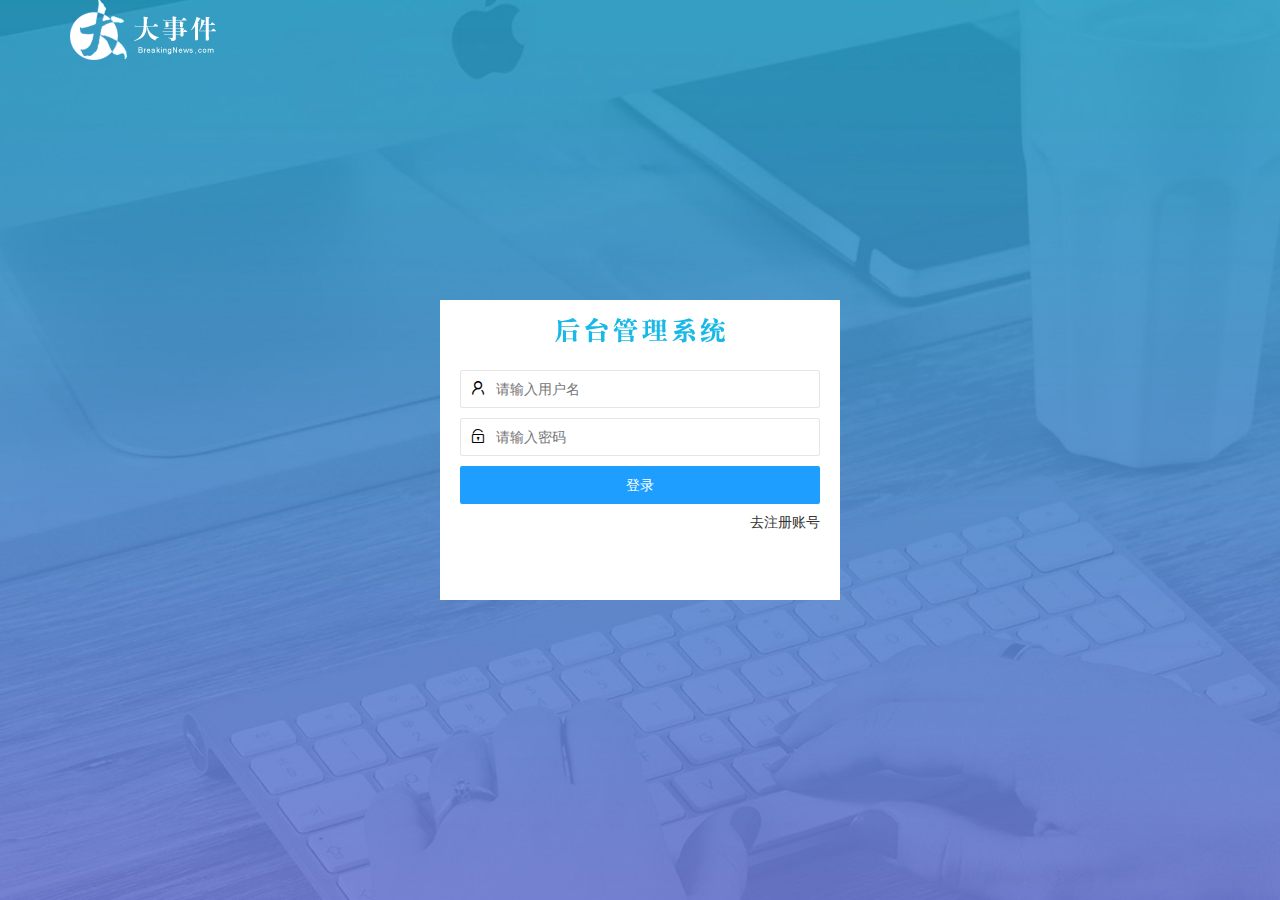
<file: login.html>
<!DOCTYPE html>
<html lang="en">

<head>
    <meta charset="UTF-8">
    <meta http-equiv="X-UA-Compatible" content="IE=edge">
    <meta name="viewport" content="width=device-width, initial-scale=1.0">
    <title>Document</title>
    <link rel="stylesheet" href="./assets/css/login.css">
    <link rel="stylesheet" href="./assets/lib/layui/css/layui.css">
    <script src="./assets/lib/jquery.js"></script>
    <script src="./assets/lib/layui/layui.all.js"></script>
</head>

<body>
    <div class="layui-main">
        <img src="./assets/images/logo.png" alt="">
    </div>
    <div class="loginAndRegBox">
        <div class="title-box"></div>
        <div class="login-tab">
            <form class="layui-form" id="form_login">
                <div class="layui-form-item">
                    <i class="layui-icon layui-icon-username"></i>
                    <input type="text" name="username" placeholder="请输入用户名" lay-verify="required" autocomplete="off" class="layui-input">
                </div>
                <div class="layui-form-item">
                    <i class="layui-icon layui-icon-password"></i>
                    <input type="password" name="password" placeholder="请输入密码" lay-verify="required|pass" autocomplete="off" class="layui-input">
                </div>
                <div class="layui-form-item">
                    <button  class="layui-btn layui-btn-fluid login-submit" lay-submit>登录</button>
                </div>
                <div class="layui-form-item link_login">
                    <a href="javascript:;">去注册账号</a>
                </div>
            </form>
        </div>
        <div class="regist-tab">
            <form class="layui-form"   id="form_regist">
                <div class="layui-form-item">
                    <i class="layui-icon layui-icon-username"></i>
                    <input type="text" name="username" placeholder="请输入用户名"  lay-verify="required" autocomplete="off" class="layui-input">
                </div>
                <div class="layui-form-item">
                    <i class="layui-icon layui-icon-password"></i>
                    <input type="password" name="password" placeholder="请输入密码" lay-verify="required|pass"  autocomplete="off" class="layui-input">
                </div>
                <div class="layui-form-item">
                    <i class="layui-icon layui-icon-password"></i>
                    <input type="password" name="repassword" placeholder="请再次输入密码"  lay-verify="required|pass|repass" autocomplete="off" class="layui-input">
                </div>
                <div class="layui-form-item">
                    <button class="layui-btn layui-btn-fluid login-submit" lay-submit id="regist-submit">注册</button>
                </div>
                <div class="layui-form-item link_regist">
                    <a href="javascript:;">去登录</a>
                </div>
                
            </form>
        </div>
    </div>
</body>
<script src="./assets/js/baseApi.js"></script>
<script>
;(function(){
    $('.link_login').click(function(){
        $('.login-tab').hide()
        $('.regist-tab').show()
    })
    $('.link_regist').click(function(){
        $('.login-tab').show()
        $('.regist-tab').hide()
    })

    let form =layui.form
    form.verify({
        pass:[
            /^[\S]{6,12}$/
            ,'密码必须6到12位，且不能出现空格'
        ],
        repass:function(value){
           let passval= $('#form_regist [name=password]').val()
            if(value!==passval){
                return '两次密码不相同'
            }
        }    
        
    })

    $('#form_regist').submit(function(e){
        e.preventDefault()
      
        $.ajax({
            type: 'post',
            url:'/api/reguser',
            data: $(this).serialize(),
            success:function(res){
               if(res.status!==0)return layer.msg(res.message)
               layer.msg(res.message)
               $('.link_regist').click()
               $('#form_regist')[0].reset()
            }

        })
    })
    $('#form_login').submit(function(e){
        e.preventDefault()
    
        $.ajax({
            type: 'post',
            url:'/api/login',
            data: $(this).serialize(),
            success:function(res){
                console.log(res)
               if(res.status!==0)return layer.msg(res.message)
               layer.msg(res.message)
                localStorage.setItem('token',res.token)
                location.href="./index.html"
            }

        })
    })
})()
</script>
</html>
</file>
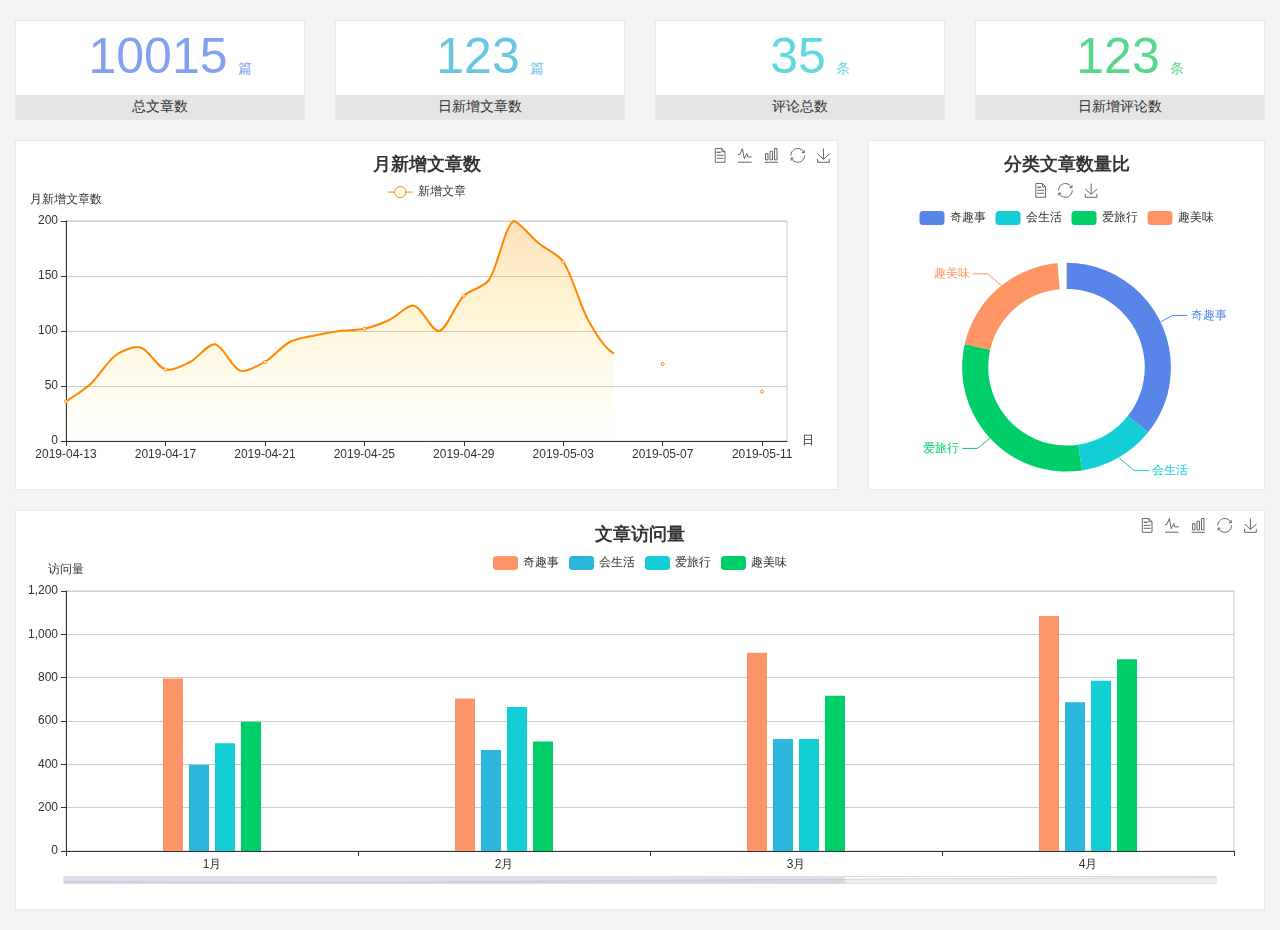
<file: home/dashboard.html>
<!DOCTYPE html>
<html lang="en">

<head>
  <meta charset="UTF-8">
  <meta name="viewport" content="width=device-width, initial-scale=1.0">
  <meta http-equiv="X-UA-Compatible" content="ie=edge">
  <title>图表统计</title>
  <link rel="stylesheet" href="../assets/lib/bootstrap.css" />
  <link rel="stylesheet" href="../assets/lib/main.css" />
  <script src="../assets/lib/jquery.js"></script>
  <script type="text/javascript" src="../assets/lib/echarts.min.js"></script>
</head>

<body>
  <div class="container-fluid">
    <div class="row spannel_list">
      <div class="col-sm-3 col-xs-6">
        <div class="spannel">
          <em>10015</em><span>篇</span>
          <b>总文章数</b>
        </div>
      </div>
      <div class="col-sm-3 col-xs-6">
        <div class="spannel scolor01">
          <em>123</em><span>篇</span>
          <b>日新增文章数</b>
        </div>
      </div>
      <div class="col-sm-3 col-xs-6">
        <div class="spannel scolor02">
          <em>35</em><span>条</span>
          <b>评论总数</b>
        </div>
      </div>
      <div class="col-sm-3 col-xs-6">
        <div class="spannel scolor03">
          <em>123</em><span>条</span>
          <b>日新增评论数</b>
        </div>
      </div>
    </div>
  </div>

  <div class="container-fluid">
    <div class="row curve-pie">
      <div class="col-lg-8 col-md-8">
        <div class="gragh_pannel" id="curve_show"></div>
      </div>
      <div class="col-lg-4 col-md-4">
        <div class="gragh_pannel" id="pie_show"></div>
      </div>
    </div>
  </div>

  <div class="container-fluid">
    <div class="column_pannel" id="column_show"></div>
  </div>

  <script>
    var oChart = echarts.init(document.getElementById('curve_show'));
    var aList_all = [
      { 'count': 36, 'date': '2019-04-13' },
      { 'count': 52, 'date': '2019-04-14' },
      { 'count': 78, 'date': '2019-04-15' },
      { 'count': 85, 'date': '2019-04-16' },
      { 'count': 65, 'date': '2019-04-17' },
      { 'count': 72, 'date': '2019-04-18' },
      { 'count': 88, 'date': '2019-04-19' },
      { 'count': 64, 'date': '2019-04-20' },
      { 'count': 72, 'date': '2019-04-21' },
      { 'count': 90, 'date': '2019-04-22' },
      { 'count': 96, 'date': '2019-04-23' },
      { 'count': 100, 'date': '2019-04-24' },
      { 'count': 102, 'date': '2019-04-25' },
      { 'count': 110, 'date': '2019-04-26' },
      { 'count': 123, 'date': '2019-04-27' },
      { 'count': 100, 'date': '2019-04-28' },
      { 'count': 132, 'date': '2019-04-29' },
      { 'count': 146, 'date': '2019-04-30' },
      { 'count': 200, 'date': '2019-05-01' },
      { 'count': 180, 'date': '2019-05-02' },
      { 'count': 163, 'date': '2019-05-03' },
      { 'count': 110, 'date': '2019-05-04' },
      { 'count': 80, 'date': '2019-05-05' },
      { 'count': 82, 'date': '2019-05-06' },
      { 'count': 70, 'date': '2019-05-07' },
      { 'count': 65, 'date': '2019-05-08' },
      { 'count': 54, 'date': '2019-05-09' },
      { 'count': 40, 'date': '2019-05-10' },
      { 'count': 45, 'date': '2019-05-11' },
      { 'count': 38, 'date': '2019-05-12' },
    ];

    let aCount = [];
    let aDate = [];

    for (var i = 0; i < aList_all.length; i++) {
      aCount.push(aList_all[i].count);
      aDate.push(aList_all[i].date);
    }

    var chartopt = {
      title: {
        text: '月新增文章数',
        left: 'center',
        top: '10'
      },
      tooltip: {
        trigger: 'axis'
      },
      legend: {
        data: ['新增文章'],
        top: '40'
      },
      toolbox: {
        show: true,
        feature: {
          mark: { show: true },
          dataView: { show: true, readOnly: false },
          magicType: { show: true, type: ['line', 'bar'] },
          restore: { show: true },
          saveAsImage: { show: true }
        }
      },
      calculable: true,
      xAxis: [
        {
          name: '日',
          type: 'category',
          boundaryGap: false,
          data: aDate
        }
      ],
      yAxis: [
        {
          name: '月新增文章数',
          type: 'value'
        }
      ],
      series: [
        {
          name: '新增文章',
          type: 'line',
          smooth: true,
          itemStyle: { normal: { areaStyle: { type: 'default' }, color: '#f80' }, lineStyle: { color: '#f80' } },
          data: aCount
        }],
      areaStyle: {
        normal: {
          color: new echarts.graphic.LinearGradient(0, 0, 0, 1, [{
            offset: 0,
            color: 'rgba(255,136,0,0.39)'
          }, {
            offset: .34,
            color: 'rgba(255,180,0,0.25)'
          }, {
            offset: 1,
            color: 'rgba(255,222,0,0.00)'
          }])

        }
      },
      grid: {
        show: true,
        x: 50,
        x2: 50,
        y: 80,
        height: 220
      }
    };

    oChart.setOption(chartopt);


    var oPie = echarts.init(document.getElementById('pie_show'));
    var oPieopt =
    {
      title: {
        top: 10,
        text: '分类文章数量比',
        x: 'center'
      },
      tooltip: {
        trigger: 'item',
        formatter: "{a} <br/>{b} : {c} ({d}%)"
      },
      color: ['#5885e8', '#13cfd5', '#00ce68', '#ff9565'],
      legend: {
        x: 'center',
        top: 65,
        data: ['奇趣事', '会生活', '爱旅行', '趣美味']
      },
      toolbox: {
        show: true,
        x: 'center',
        top: 35,
        feature: {
          mark: { show: true },
          dataView: { show: true, readOnly: false },
          magicType: {
            show: true,
            type: ['pie', 'funnel'],
            option: {
              funnel: {
                x: '25%',
                width: '50%',
                funnelAlign: 'left',
                max: 1548
              }
            }
          },
          restore: { show: true },
          saveAsImage: { show: true }
        }
      },
      calculable: true,
      series: [
        {
          name: '访问来源',
          type: 'pie',
          radius: ['45%', '60%'],
          center: ['50%', '65%'],
          data: [
            { value: 300, name: '奇趣事' },
            { value: 100, name: '会生活' },
            { value: 260, name: '爱旅行' },
            { value: 180, name: '趣美味' }
          ]
        }
      ]
    };
    oPie.setOption(oPieopt);



    var oColumn = this.echarts.init(document.getElementById('column_show'));
    var oColumnopt =
    {
      title: {
        text: '文章访问量',
        left: 'center',
        top: '10'
      },
      tooltip: {
        trigger: 'axis'
      },
      legend: {
        data: ['奇趣事', '会生活', '爱旅行', '趣美味'],
        top: '40'
      },
      toolbox: {
        show: true,
        feature: {
          mark: { show: true },
          dataView: { show: true, readOnly: false },
          magicType: { show: true, type: ['line', 'bar'] },
          restore: { show: true },
          saveAsImage: { show: true }
        }
      },
      calculable: true,
      xAxis: [
        {
          type: 'category',
          data: ['1月', '2月', '3月', '4月', '5月']
        }
      ],
      yAxis: [
        {
          name: '访问量',
          type: 'value'
        }
      ],
      series: [
        {
          name: '奇趣事',
          type: 'bar',
          barWidth: 20,
          itemStyle: {
            normal: { areaStyle: { type: 'default' }, color: '#fd956a' }
          },
          data: [800, 708, 920, 1090, 1200]
        },
        {
          name: '会生活',
          type: 'bar',
          barWidth: 20,
          itemStyle: {
            normal: { areaStyle: { type: 'default' }, color: '#2bb6db' }
          },
          data: [400, 468, 520, 690, 800]
        },
        {
          name: '爱旅行',
          type: 'bar',
          barWidth: 20,
          itemStyle: {
            normal: { areaStyle: { type: 'default' }, color: '#13cfd5' }
          },
          data: [500, 668, 520, 790, 900]
        },
        {
          name: '趣美味',
          type: 'bar',
          barWidth: 20,
          itemStyle: {
            normal: { areaStyle: { type: 'default' }, color: '#00ce68' }
          },
          data: [600, 508, 720, 890, 1000]
        }
      ],
      grid: {
        show: true,
        x: 50,
        x2: 30,
        y: 80,
        height: 260
      },
      dataZoom: [//给x轴设置滚动条
        {
          start: 0,//默认为0
          end: 100 - 1000 / 31,//默认为100
          type: 'slider',
          show: true,
          xAxisIndex: [0],
          handleSize: 0,//滑动条的 左右2个滑动条的大小
          height: 8,//组件高度
          left: 45, //左边的距离
          right: 50,//右边的距离
          bottom: 26,//右边的距离
          handleColor: '#ddd',//h滑动图标的颜色
          handleStyle: {
            borderColor: "#cacaca",
            borderWidth: "1",
            shadowBlur: 2,
            background: "#ddd",
            shadowColor: "#ddd",
          }
        }]
    };
    oColumn.setOption(oColumnopt);
  </script>
</body>

</html>
</file>
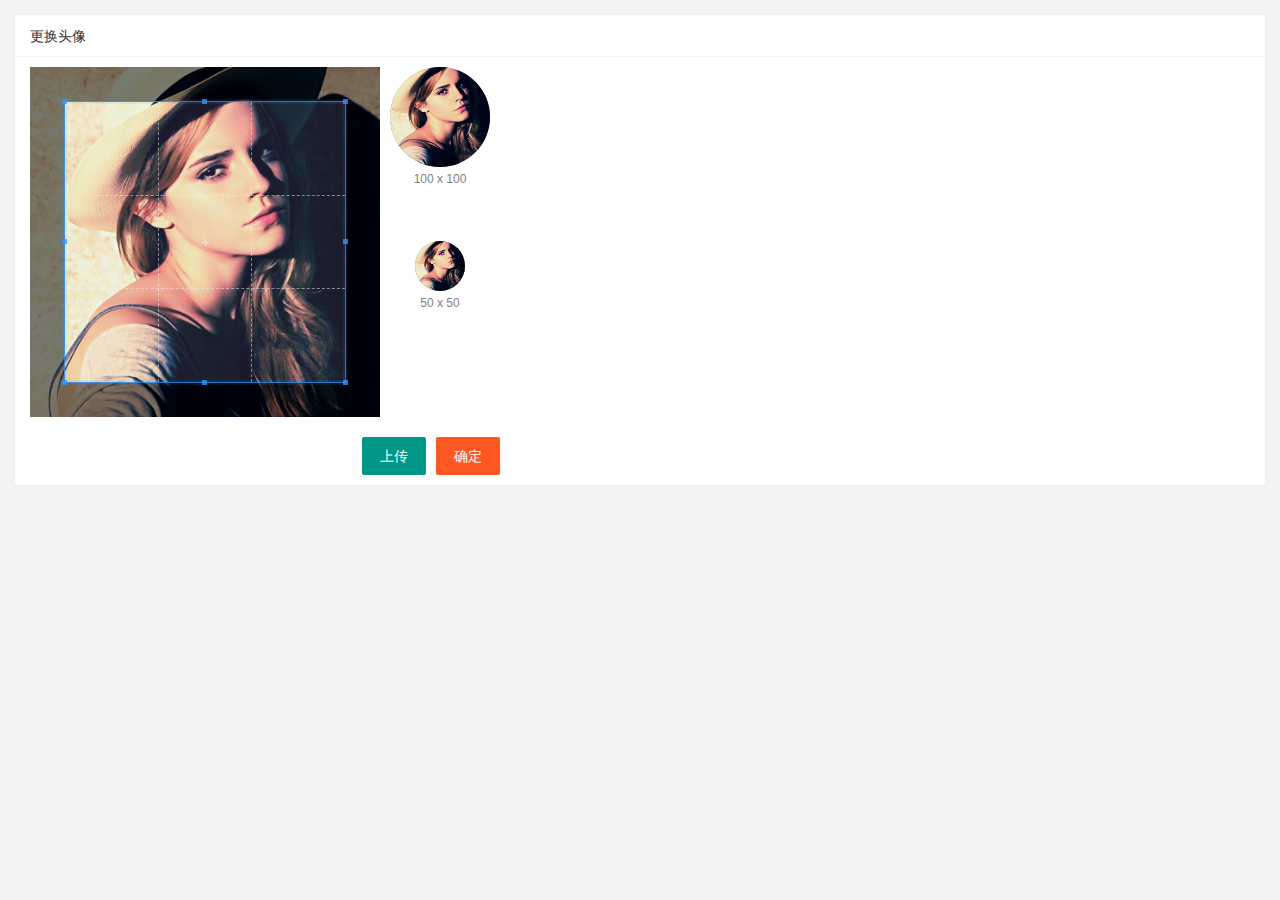
<file: user/user_avatar.html>
<!DOCTYPE html>
<html lang="en">

<head>
    <meta charset="UTF-8">
    <meta http-equiv="X-UA-Compatible" content="IE=edge">
    <meta name="viewport" content="width=device-width, initial-scale=1.0">
    <title>头像上传</title>
    <link rel="stylesheet" href="../assets/css/user.css">
    <link rel="stylesheet" href="../assets/lib/layui/css/layui.css">
    <script src="../assets/lib/jquery.js"></script>
    <link rel="stylesheet" href="../assets/fonts/iconfont.css">
    <link rel="stylesheet" href="../assets/lib/cropper/cropper.css" />
</head>

<body>
    <div class="layui-card">
        <div class="layui-card-header">更换头像</div>
        <div class="layui-card-body">
            <!-- 第一行的图片裁剪和预览区域 -->
            <div class="row1">
                <!-- 图片裁剪区域 -->
                <div class="cropper-box">
                    <!-- 这个 img 标签很重要，将来会把它初始化为裁剪区域 -->
                    <img id="image" src="../assets/images/sample.jpg" />
                </div>
                <!-- 图片的预览区域 -->
                <div class="preview-box">
                    <div>
                        <!-- 宽高为 100px 的预览区域 -->
                        <div class="img-preview w100"></div>
                        <p class="size">100 x 100</p>
                    </div>
                    <div>
                        <!-- 宽高为 50px 的预览区域 -->
                        <div class="img-preview w50"></div>
                        <p class="size">50 x 50</p>
                    </div>
                </div>
            </div>
            <input type="file" name="" id="file-input" accept="image/png,image/jpeg">
            <!-- 第二行的按钮区域 -->
            <div class="row2">
                <button type="button" class="layui-btn" id="input-btn">上传</button>
                <button type="button" class="layui-btn layui-btn-danger" id="input-upload">确定</button>
            </div>
        </div>
    </div>
    <script src="../assets/lib/layui/layui.all.js"></script>
    <script src="../assets/lib/cropper/Cropper.js"></script>
    <script src="../assets/lib/cropper/jquery-cropper.js"></script>
    <script src="../assets/js/baseApi.js"></script>

    <script>
        // 1.1 获取裁剪区域的 DOM 元素
        let $image = $('#image')
        // 1.2 配置选项
        const options = {
            // 纵横比
            aspectRatio: 1,
            // 指定预览区域
            preview: '.img-preview'
        }

        // 1.3 创建裁剪区域
        $image.cropper(options)

        $('#input-btn').click(function(){
            $('#file-input').click()
        })

        $('#file-input').change(function(e){
            let file = $(this)[0].files
           if(file.length<=0){
               return layer.msg('请上传图片')
           }
           let filedata =file[0]
           let fileUrl = URL.createObjectURL(filedata)
           $image
            .cropper('destroy') // 销毁旧的裁剪区域
            .attr('src', fileUrl) // 重新设置图片路径
            .cropper(options) // 重新初始化裁剪区域
        })
        $('#input-upload').click(function(){
            var dataURL = $image
            .cropper('getCroppedCanvas', { // 创建一个 Canvas 画布
                width: 100,
                height: 100
            })
            .toDataURL('image/png')   
            $.ajax({
                    type: 'POST',
                    url: '/my/update/avatar',
                    data: {avatar:dataURL},
                    success: function (res) {
                        if (res.status !== 0) {
                            return layer.msg(res.message)
                        }
                        layer.msg(res.message)
                        window.parent.topUserInfo()
                    }

                })
        })
    </script>
</body>

</html>
</file>
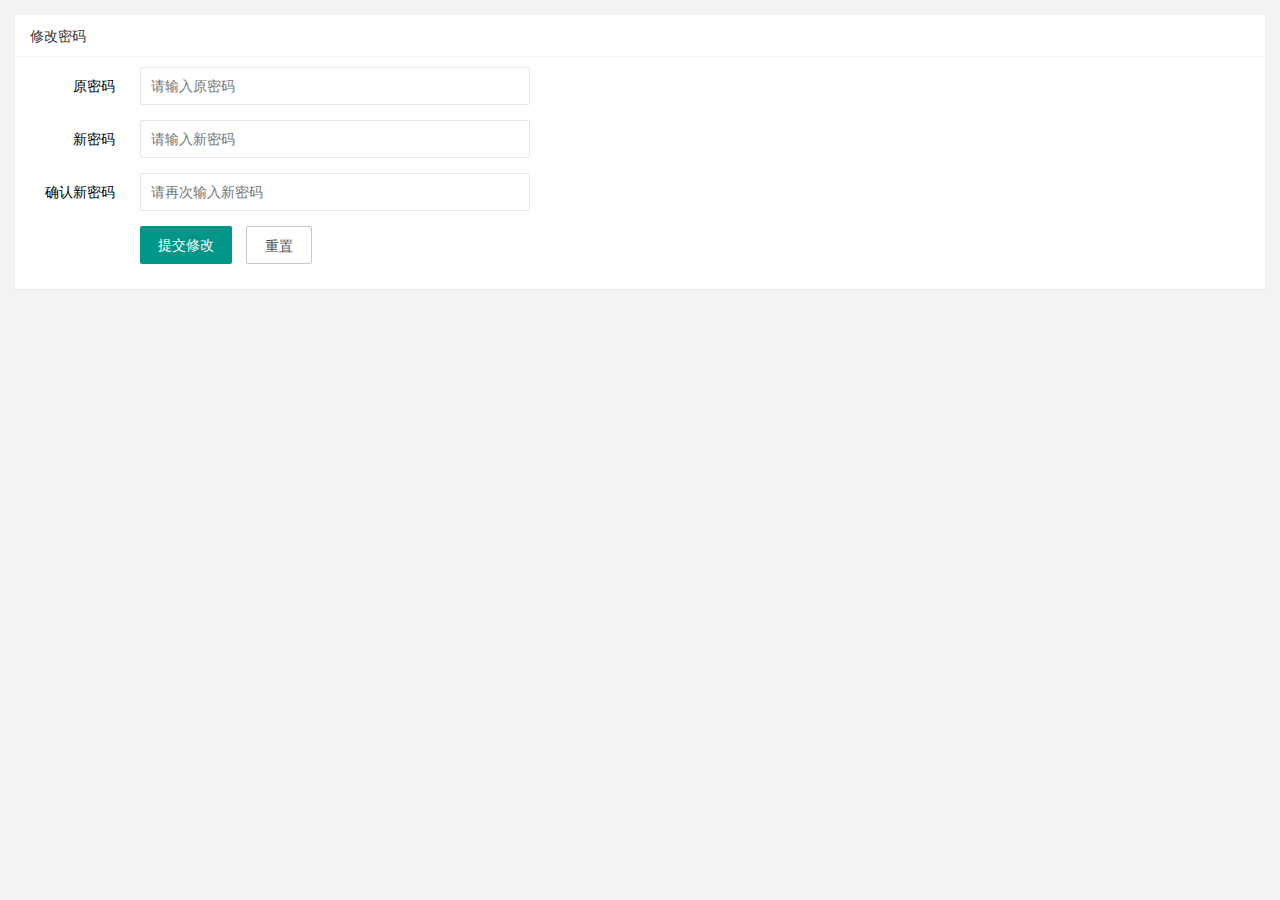
<file: user/user_pwd.html>
<!DOCTYPE html>
<html lang="en">

<head>
    <meta charset="UTF-8">
    <meta http-equiv="X-UA-Compatible" content="IE=edge">
    <meta name="viewport" content="width=device-width, initial-scale=1.0">
    <title>password</title>
    <link rel="stylesheet" href="../assets/css/user.css">
    <link rel="stylesheet" href="../assets/lib/layui/css/layui.css">
    <script src="../assets/lib/jquery.js"></script>
    <link rel="stylesheet" href="../assets/fonts/iconfont.css">
</head>

<body>
    <div class="layui-card">
        <div class="layui-card-header">修改密码</div>
        <div class="layui-card-body">
            <form class="layui-form" id="form-password">
                <input type="hidden" name="id">
                <div class="layui-form-item">
                    <label class="layui-form-label">原密码</label>
                    <div class="layui-input-block">
                        <input type="password" name="oldPwd" required lay-verify="required|pass" placeholder="请输入原密码"
                            autocomplete="off" class="layui-input">
                    </div>
                </div>
                <div class="layui-form-item">
                    <label class="layui-form-label">新密码</label>
                    <div class="layui-input-block">
                        <input type="password" name="newPwd" required lay-verify="required|pass|samepass"
                            placeholder="请输入新密码" autocomplete="off" class="layui-input">
                    </div>
                </div>
                <div class="layui-form-item">
                    <label class="layui-form-label">确认新密码</label>
                    <div class="layui-input-block">
                        <input type="password" name="renewPwd" required lay-verify="required|pass|repass"
                            placeholder="请再次输入新密码" autocomplete="off" class="layui-input">
                    </div>
                </div>
                <div class="layui-form-item">
                    <div class="layui-input-block">
                        <button class="layui-btn" lay-submit lay-filter="formDemo">提交修改</button>
                        <button type="reset" class="layui-btn layui-btn-primary" id="btn-reset">重置</button>
                    </div>
                </div>
            </form>
        </div>
    </div>
    <script src="../assets/lib/layui/layui.all.js"></script>
    <script src="../assets/js/baseApi.js"></script>
    <script>
        $(function () {
            let form = layui.form
            form.verify({
                pass: [
                    /^[\S]{6,12}$/
                    , '密码必须6到12位，且不能出现空格'
                ],
                samepass: function (value) {
                    let oldpassval = $('#form-password [name=oldPwd]').val()
                    if (value === oldpassval) {
                        return '新旧密码不能相同'
                    }
                },
                repass: function (value) {
                    let passval = $('#form-password [name=newPwd]').val()
                    if (value !== passval) {
                        return '两次密码不相同'
                    }
                }

            })
            $('#form-password').submit(function (e) {
                e.preventDefault()
                $.ajax({
                    type: 'POST',
                    url: '/my/updatepwd',
                    data: $(this).serialize(),
                    success: function (res) {
                        if (res.status !== 0) {
                            return layer.msg(res.message)
                        }
                        layer.msg(res.message)
                        $('#form-password')[0].reset()
                    }

                })
            })

        })
    </script>
</body>

</html>
</file>
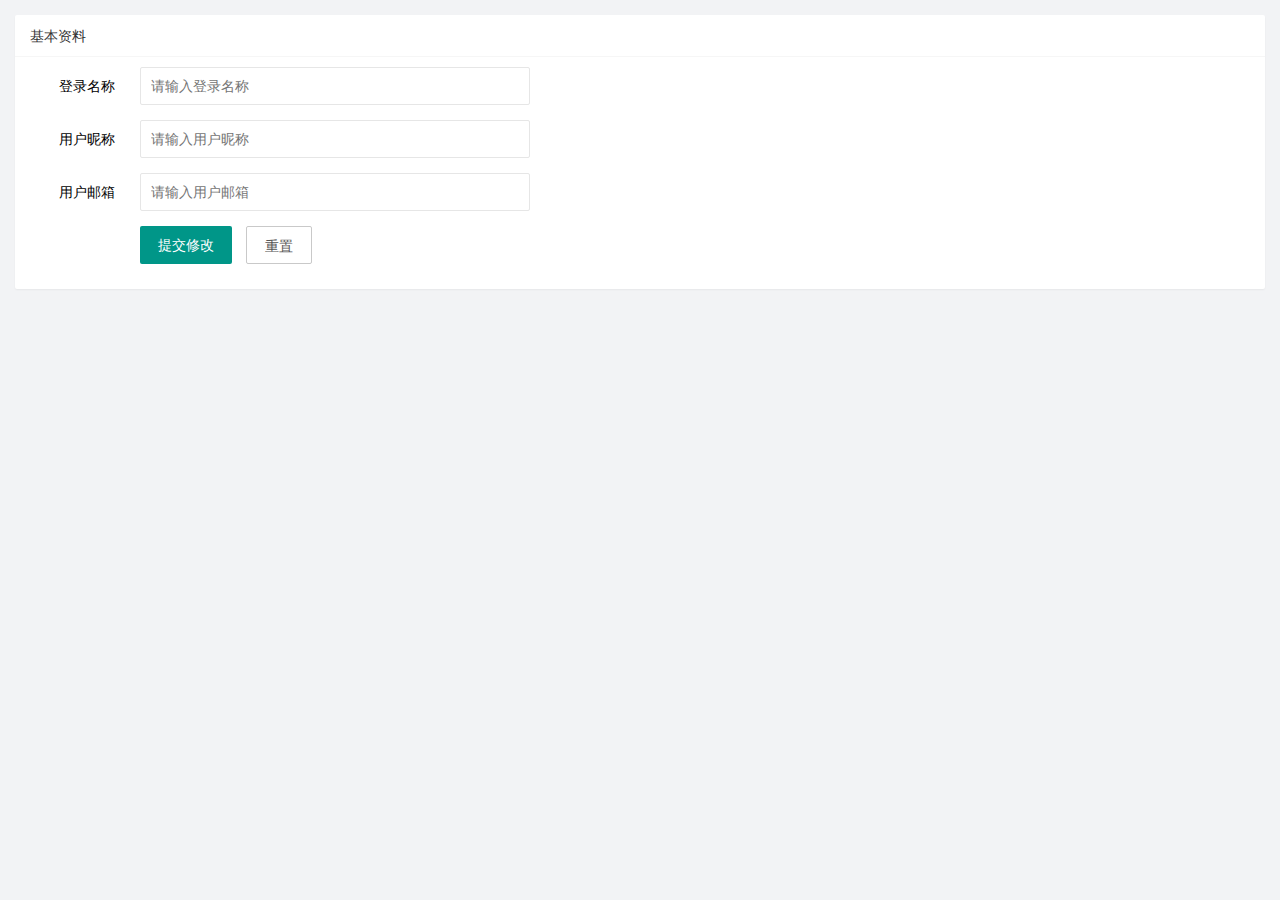
<file: user/userinfo.html>
<!DOCTYPE html>
<html lang="en">

<head>
    <meta charset="UTF-8">
    <meta http-equiv="X-UA-Compatible" content="IE=edge">
    <meta name="viewport" content="width=device-width, initial-scale=1.0">
    <title>userinfo</title>
    <link rel="stylesheet" href="../assets/css/user.css">
    <link rel="stylesheet" href="../assets/lib/layui/css/layui.css">
    <script src="../assets/lib/jquery.js"></script>
    <link rel="stylesheet" href="../assets/fonts/iconfont.css">
</head>

<body>
    <div class="layui-card">
        <div class="layui-card-header">基本资料</div>
        <div class="layui-card-body">
            <form class="layui-form" id="form-userinfo" lay-filter="formUserInfo">
                <input type="hidden" name="id">
                <div class="layui-form-item">
                    <label class="layui-form-label">登录名称</label>
                    <div class="layui-input-block">
                        <input type="text" name="username" required lay-verify="required" placeholder="请输入登录名称"
                            autocomplete="off" class="layui-input" readonly>
                    </div>
                </div>
                <div class="layui-form-item">
                    <label class="layui-form-label">用户昵称</label>
                    <div class="layui-input-block">
                        <input type="text" name="nickname" required lay-verify="required|nickname" placeholder="请输入用户昵称"
                            autocomplete="off" class="layui-input">
                    </div>
                </div>
                <div class="layui-form-item">
                    <label class="layui-form-label">用户邮箱</label>
                    <div class="layui-input-block">
                        <input type="text" name="email" required lay-verify="required|email" placeholder="请输入用户邮箱"
                            autocomplete="off" class="layui-input">
                    </div>
                </div>
                <div class="layui-form-item">
                    <div class="layui-input-block">
                        <button class="layui-btn" lay-submit lay-filter="formDemo">提交修改</button>
                        <button type="reset" class="layui-btn layui-btn-primary" id="btn-reset">重置</button>
                    </div>
                </div>
            </form>
        </div>
    </div>
    <script src="../assets/lib/layui/layui.all.js"></script>
    <script src="../assets/js/baseApi.js"></script>
</body>
<script>
;(function(){
    let form = layui.form
        form.verify({
            nickname: function (value) {
                if (value.length > 6) {
                    return '用户昵称在1到6个字符之间'
                }
            }
        });
        //初始化info
        function renderuserinfo() {
            $.ajax({
                type: 'get',
                url: '/my/userinfo',
                success: function (res) {
                    if (res.status !== 0) {
                        return layer.msg(res.message)
                    }
                    form.val("formUserInfo", res.data)
                }
            })
        }
        renderuserinfo()
        //重置reset
        $('#btn-reset').click(function(e){
            e.preventDefault()
            renderuserinfo()
        })

        $('#form-userinfo').submit(function(e){
            e.preventDefault()
            $.ajax({
                type:'POST',
                url:'/my/userinfo',
                data:$(this).serialize(),
                success:function(res){
                    if (res.status !== 0) {
                        return layer.msg(res.message)
                    }
                    layer.msg(res.message)
                    window.parent.topUserInfo()
                  
                }
            })
        })
    
})()
   
   
</script>

</html>
</file>
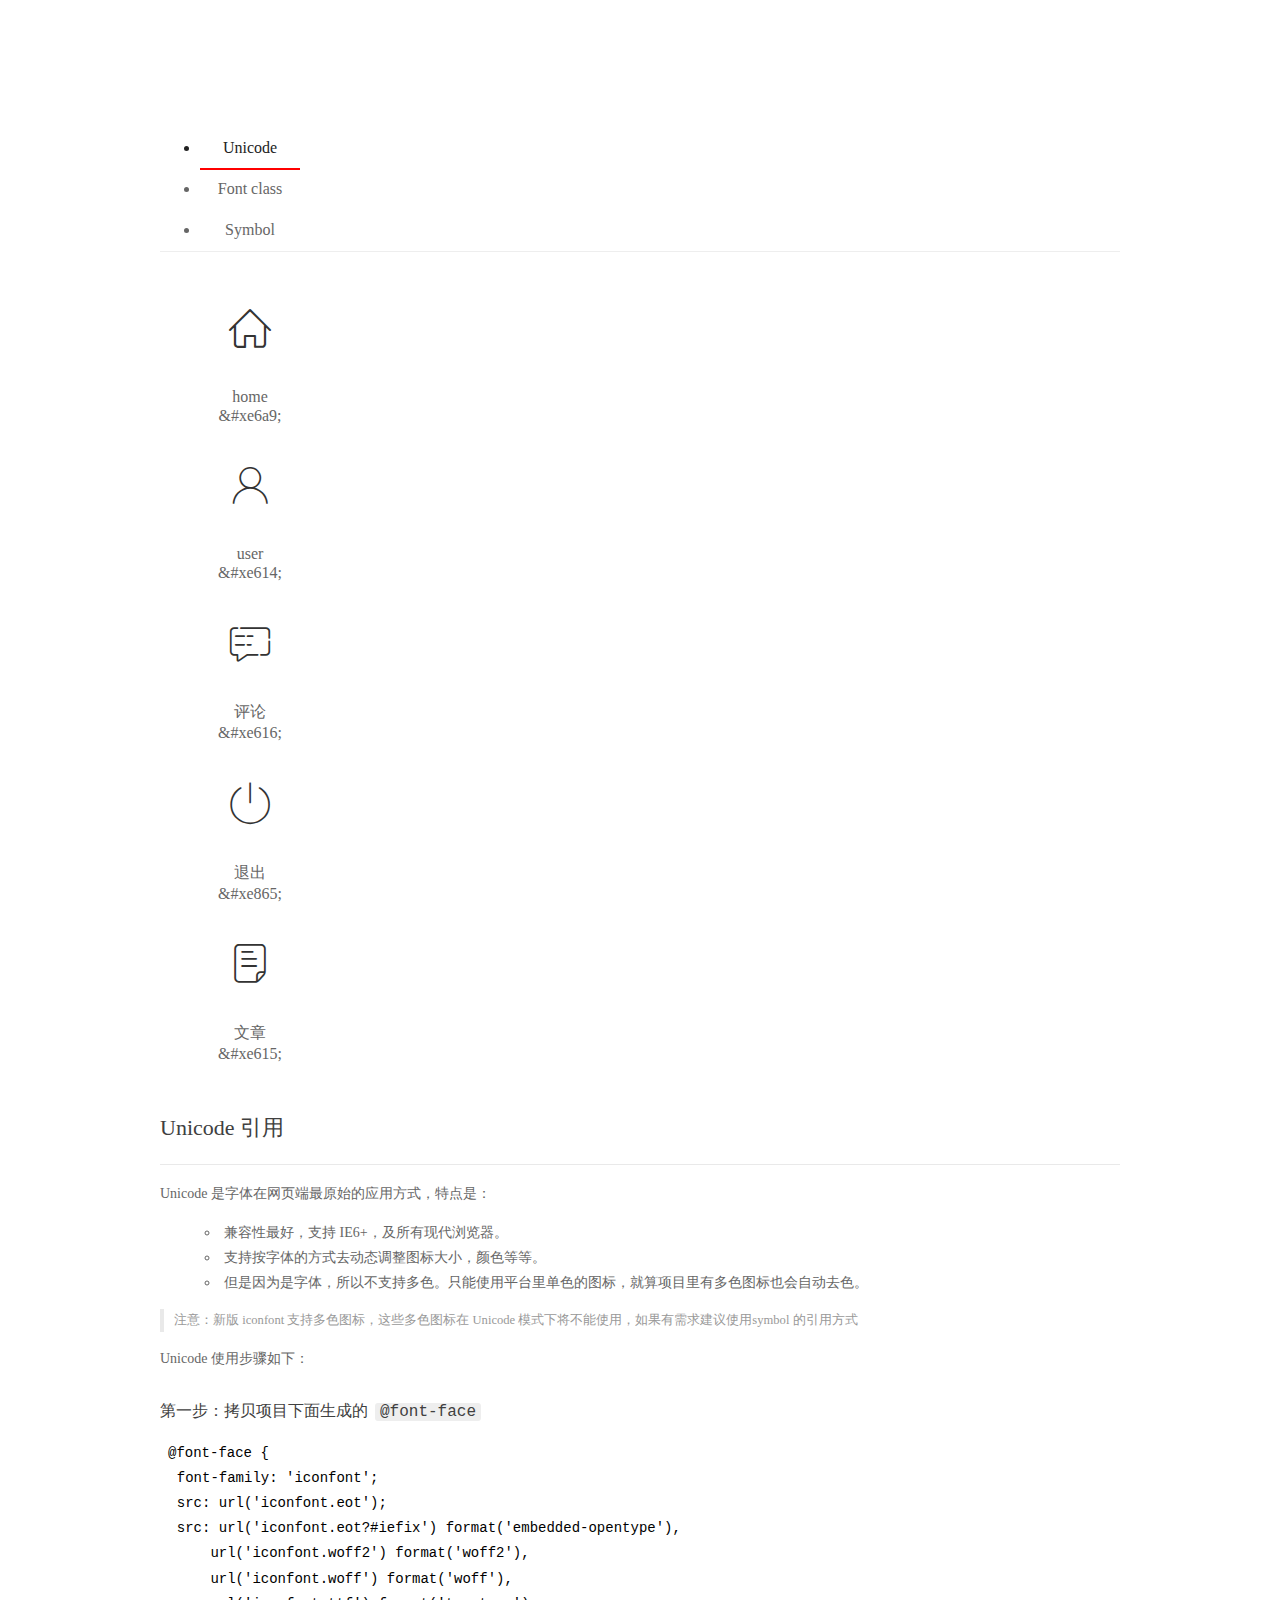
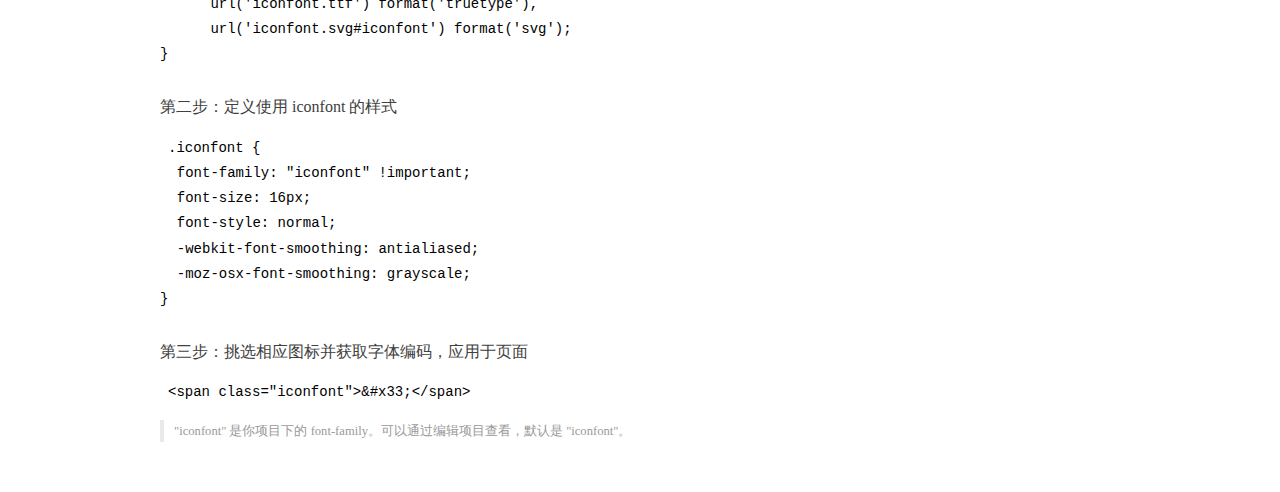
<file: assets/fonts/demo_index.html>
<!DOCTYPE html>
<html>
<head>
  <meta charset="utf-8"/>
  <title>IconFont Demo</title>
  <link rel="shortcut icon" href="https://gtms04.alicdn.com/tps/i4/TB1_oz6GVXXXXaFXpXXJDFnIXXX-64-64.ico" type="image/x-icon"/>
  <link rel="stylesheet" href="https://g.alicdn.com/thx/cube/1.3.2/cube.min.css">
  <link rel="stylesheet" href="demo.css">
  <link rel="stylesheet" href="iconfont.css">
  <script src="iconfont.js"></script>
  <!-- jQuery -->
  <script src="https://a1.alicdn.com/oss/uploads/2018/12/26/7bfddb60-08e8-11e9-9b04-53e73bb6408b.js"></script>
  <!-- 代码高亮 -->
  <script src="https://a1.alicdn.com/oss/uploads/2018/12/26/a3f714d0-08e6-11e9-8a15-ebf944d7534c.js"></script>
</head>
<body>
  <div class="main">
    <h1 class="logo"><a href="https://www.iconfont.cn/" title="iconfont 首页" target="_blank">&#xe86b;</a></h1>
    <div class="nav-tabs">
      <ul id="tabs" class="dib-box">
        <li class="dib active"><span>Unicode</span></li>
        <li class="dib"><span>Font class</span></li>
        <li class="dib"><span>Symbol</span></li>
      </ul>
      
    </div>
    <div class="tab-container">
      <div class="content unicode" style="display: block;">
          <ul class="icon_lists dib-box">
          
            <li class="dib">
              <span class="icon iconfont">&#xe6a9;</span>
                <div class="name">home</div>
                <div class="code-name">&amp;#xe6a9;</div>
              </li>
          
            <li class="dib">
              <span class="icon iconfont">&#xe614;</span>
                <div class="name">user</div>
                <div class="code-name">&amp;#xe614;</div>
              </li>
          
            <li class="dib">
              <span class="icon iconfont">&#xe616;</span>
                <div class="name">评论</div>
                <div class="code-name">&amp;#xe616;</div>
              </li>
          
            <li class="dib">
              <span class="icon iconfont">&#xe865;</span>
                <div class="name">退出</div>
                <div class="code-name">&amp;#xe865;</div>
              </li>
          
            <li class="dib">
              <span class="icon iconfont">&#xe615;</span>
                <div class="name">文章</div>
                <div class="code-name">&amp;#xe615;</div>
              </li>
          
          </ul>
          <div class="article markdown">
          <h2 id="unicode-">Unicode 引用</h2>
          <hr>

          <p>Unicode 是字体在网页端最原始的应用方式，特点是：</p>
          <ul>
            <li>兼容性最好，支持 IE6+，及所有现代浏览器。</li>
            <li>支持按字体的方式去动态调整图标大小，颜色等等。</li>
            <li>但是因为是字体，所以不支持多色。只能使用平台里单色的图标，就算项目里有多色图标也会自动去色。</li>
          </ul>
          <blockquote>
            <p>注意：新版 iconfont 支持多色图标，这些多色图标在 Unicode 模式下将不能使用，如果有需求建议使用symbol 的引用方式</p>
          </blockquote>
          <p>Unicode 使用步骤如下：</p>
          <h3 id="-font-face">第一步：拷贝项目下面生成的 <code>@font-face</code></h3>
<pre><code class="language-css"
>@font-face {
  font-family: 'iconfont';
  src: url('iconfont.eot');
  src: url('iconfont.eot?#iefix') format('embedded-opentype'),
      url('iconfont.woff2') format('woff2'),
      url('iconfont.woff') format('woff'),
      url('iconfont.ttf') format('truetype'),
      url('iconfont.svg#iconfont') format('svg');
}
</code></pre>
          <h3 id="-iconfont-">第二步：定义使用 iconfont 的样式</h3>
<pre><code class="language-css"
>.iconfont {
  font-family: "iconfont" !important;
  font-size: 16px;
  font-style: normal;
  -webkit-font-smoothing: antialiased;
  -moz-osx-font-smoothing: grayscale;
}
</code></pre>
          <h3 id="-">第三步：挑选相应图标并获取字体编码，应用于页面</h3>
<pre>
<code class="language-html"
>&lt;span class="iconfont"&gt;&amp;#x33;&lt;/span&gt;
</code></pre>
          <blockquote>
            <p>"iconfont" 是你项目下的 font-family。可以通过编辑项目查看，默认是 "iconfont"。</p>
          </blockquote>
          </div>
      </div>
      <div class="content font-class">
        <ul class="icon_lists dib-box">
          
          <li class="dib">
            <span class="icon iconfont icon-home"></span>
            <div class="name">
              home
            </div>
            <div class="code-name">.icon-home
            </div>
          </li>
          
          <li class="dib">
            <span class="icon iconfont icon-user"></span>
            <div class="name">
              user
            </div>
            <div class="code-name">.icon-user
            </div>
          </li>
          
          <li class="dib">
            <span class="icon iconfont icon-pinglun"></span>
            <div class="name">
              评论
            </div>
            <div class="code-name">.icon-pinglun
            </div>
          </li>
          
          <li class="dib">
            <span class="icon iconfont icon-tuichu"></span>
            <div class="name">
              退出
            </div>
            <div class="code-name">.icon-tuichu
            </div>
          </li>
          
          <li class="dib">
            <span class="icon iconfont icon-16"></span>
            <div class="name">
              文章
            </div>
            <div class="code-name">.icon-16
            </div>
          </li>
          
        </ul>
        <div class="article markdown">
        <h2 id="font-class-">font-class 引用</h2>
        <hr>

        <p>font-class 是 Unicode 使用方式的一种变种，主要是解决 Unicode 书写不直观，语意不明确的问题。</p>
        <p>与 Unicode 使用方式相比，具有如下特点：</p>
        <ul>
          <li>兼容性良好，支持 IE8+，及所有现代浏览器。</li>
          <li>相比于 Unicode 语意明确，书写更直观。可以很容易分辨这个 icon 是什么。</li>
          <li>因为使用 class 来定义图标，所以当要替换图标时，只需要修改 class 里面的 Unicode 引用。</li>
          <li>不过因为本质上还是使用的字体，所以多色图标还是不支持的。</li>
        </ul>
        <p>使用步骤如下：</p>
        <h3 id="-fontclass-">第一步：引入项目下面生成的 fontclass 代码：</h3>
<pre><code class="language-html">&lt;link rel="stylesheet" href="./iconfont.css"&gt;
</code></pre>
        <h3 id="-">第二步：挑选相应图标并获取类名，应用于页面：</h3>
<pre><code class="language-html">&lt;span class="iconfont icon-xxx"&gt;&lt;/span&gt;
</code></pre>
        <blockquote>
          <p>"
            iconfont" 是你项目下的 font-family。可以通过编辑项目查看，默认是 "iconfont"。</p>
        </blockquote>
      </div>
      </div>
      <div class="content symbol">
          <ul class="icon_lists dib-box">
          
            <li class="dib">
                <svg class="icon svg-icon" aria-hidden="true">
                  <use xlink:href="#icon-home"></use>
                </svg>
                <div class="name">home</div>
                <div class="code-name">#icon-home</div>
            </li>
          
            <li class="dib">
                <svg class="icon svg-icon" aria-hidden="true">
                  <use xlink:href="#icon-user"></use>
                </svg>
                <div class="name">user</div>
                <div class="code-name">#icon-user</div>
            </li>
          
            <li class="dib">
                <svg class="icon svg-icon" aria-hidden="true">
                  <use xlink:href="#icon-pinglun"></use>
                </svg>
                <div class="name">评论</div>
                <div class="code-name">#icon-pinglun</div>
            </li>
          
            <li class="dib">
                <svg class="icon svg-icon" aria-hidden="true">
                  <use xlink:href="#icon-tuichu"></use>
                </svg>
                <div class="name">退出</div>
                <div class="code-name">#icon-tuichu</div>
            </li>
          
            <li class="dib">
                <svg class="icon svg-icon" aria-hidden="true">
                  <use xlink:href="#icon-16"></use>
                </svg>
                <div class="name">文章</div>
                <div class="code-name">#icon-16</div>
            </li>
          
          </ul>
          <div class="article markdown">
          <h2 id="symbol-">Symbol 引用</h2>
          <hr>

          <p>这是一种全新的使用方式，应该说这才是未来的主流，也是平台目前推荐的用法。相关介绍可以参考这篇<a href="">文章</a>
            这种用法其实是做了一个 SVG 的集合，与另外两种相比具有如下特点：</p>
          <ul>
            <li>支持多色图标了，不再受单色限制。</li>
            <li>通过一些技巧，支持像字体那样，通过 <code>font-size</code>, <code>color</code> 来调整样式。</li>
            <li>兼容性较差，支持 IE9+，及现代浏览器。</li>
            <li>浏览器渲染 SVG 的性能一般，还不如 png。</li>
          </ul>
          <p>使用步骤如下：</p>
          <h3 id="-symbol-">第一步：引入项目下面生成的 symbol 代码：</h3>
<pre><code class="language-html">&lt;script src="./iconfont.js"&gt;&lt;/script&gt;
</code></pre>
          <h3 id="-css-">第二步：加入通用 CSS 代码（引入一次就行）：</h3>
<pre><code class="language-html">&lt;style&gt;
.icon {
  width: 1em;
  height: 1em;
  vertical-align: -0.15em;
  fill: currentColor;
  overflow: hidden;
}
&lt;/style&gt;
</code></pre>
          <h3 id="-">第三步：挑选相应图标并获取类名，应用于页面：</h3>
<pre><code class="language-html">&lt;svg class="icon" aria-hidden="true"&gt;
  &lt;use xlink:href="#icon-xxx"&gt;&lt;/use&gt;
&lt;/svg&gt;
</code></pre>
          </div>
      </div>

    </div>
  </div>
  <script>
  $(document).ready(function () {
      $('.tab-container .content:first').show()

      $('#tabs li').click(function (e) {
        var tabContent = $('.tab-container .content')
        var index = $(this).index()

        if ($(this).hasClass('active')) {
          return
        } else {
          $('#tabs li').removeClass('active')
          $(this).addClass('active')

          tabContent.hide().eq(index).fadeIn()
        }
      })
    })
  </script>
</body>
</html>
</file>
<file: assets/css/login.css>
html,
body {
  margin: 0;
  padding: 0;
  height: 100%;
  width: 100%;
  background: url('../images/login_bg.jpg') no-repeat center;
  background-size: cover;
}

.loginAndRegBox{
    width:400px;
    height: 300px;
   position: absolute;
   top:50%;
   left:50%;
   background: #fff;
   transform: translate(-50%,-50%);
}
.title-box{
    height: 60px;
    background: url(../images/login_title.png) no-repeat center;
}
.loginAndRegBox .layui-form-item{
    margin: 10px 20px;
    position: relative;
}
.login-tab .login-submit{background:#1E9FFF}
.link_regist ,.link_login{display: flex;justify-content: flex-end;}
.loginAndRegBox .layui-icon{
    position: absolute;
    top:10px;
    left:10px;
}
.loginAndRegBox .layui-input{
    padding-left: 35px;
}
.regist-tab{display: none;}
</file>
<file: assets/lib/layui/css/layui.css>
/** layui-v2.5.5 MIT License By https://www.layui.com */
 .layui-inline,img{display:inline-block;vertical-align:middle}h1,h2,h3,h4,h5,h6{font-weight:400}.layui-edge,.layui-header,.layui-inline,.layui-main{position:relative}.layui-body,.layui-edge,.layui-elip{overflow:hidden}.layui-btn,.layui-edge,.layui-inline,img{vertical-align:middle}.layui-btn,.layui-disabled,.layui-icon,.layui-unselect{-moz-user-select:none;-webkit-user-select:none;-ms-user-select:none}.layui-elip,.layui-form-checkbox span,.layui-form-pane .layui-form-label{text-overflow:ellipsis;white-space:nowrap}.layui-breadcrumb,.layui-tree-btnGroup{visibility:hidden}blockquote,body,button,dd,div,dl,dt,form,h1,h2,h3,h4,h5,h6,input,li,ol,p,pre,td,textarea,th,ul{margin:0;padding:0;-webkit-tap-highlight-color:rgba(0,0,0,0)}a:active,a:hover{outline:0}img{border:none}li{list-style:none}table{border-collapse:collapse;border-spacing:0}h4,h5,h6{font-size:100%}button,input,optgroup,option,select,textarea{font-family:inherit;font-size:inherit;font-style:inherit;font-weight:inherit;outline:0}pre{white-space:pre-wrap;white-space:-moz-pre-wrap;white-space:-pre-wrap;white-space:-o-pre-wrap;word-wrap:break-word}body{line-height:24px;font:14px Helvetica Neue,Helvetica,PingFang SC,Tahoma,Arial,sans-serif}hr{height:1px;margin:10px 0;border:0;clear:both}a{color:#333;text-decoration:none}a:hover{color:#777}a cite{font-style:normal;*cursor:pointer}.layui-border-box,.layui-border-box *{box-sizing:border-box}.layui-box,.layui-box *{box-sizing:content-box}.layui-clear{clear:both;*zoom:1}.layui-clear:after{content:'\20';clear:both;*zoom:1;display:block;height:0}.layui-inline{*display:inline;*zoom:1}.layui-edge{display:inline-block;width:0;height:0;border-width:6px;border-style:dashed;border-color:transparent}.layui-edge-top{top:-4px;border-bottom-color:#999;border-bottom-style:solid}.layui-edge-right{border-left-color:#999;border-left-style:solid}.layui-edge-bottom{top:2px;border-top-color:#999;border-top-style:solid}.layui-edge-left{border-right-color:#999;border-right-style:solid}.layui-disabled,.layui-disabled:hover{color:#d2d2d2!important;cursor:not-allowed!important}.layui-circle{border-radius:100%}.layui-show{display:block!important}.layui-hide{display:none!important}@font-face{font-family:layui-icon;src:url(../font/iconfont.eot?v=250);src:url(../font/iconfont.eot?v=250#iefix) format('embedded-opentype'),url(../font/iconfont.woff2?v=250) format('woff2'),url(../font/iconfont.woff?v=250) format('woff'),url(../font/iconfont.ttf?v=250) format('truetype'),url(../font/iconfont.svg?v=250#layui-icon) format('svg')}.layui-icon{font-family:layui-icon!important;font-size:16px;font-style:normal;-webkit-font-smoothing:antialiased;-moz-osx-font-smoothing:grayscale}.layui-icon-reply-fill:before{content:"\e611"}.layui-icon-set-fill:before{content:"\e614"}.layui-icon-menu-fill:before{content:"\e60f"}.layui-icon-search:before{content:"\e615"}.layui-icon-share:before{content:"\e641"}.layui-icon-set-sm:before{content:"\e620"}.layui-icon-engine:before{content:"\e628"}.layui-icon-close:before{content:"\1006"}.layui-icon-close-fill:before{content:"\1007"}.layui-icon-chart-screen:before{content:"\e629"}.layui-icon-star:before{content:"\e600"}.layui-icon-circle-dot:before{content:"\e617"}.layui-icon-chat:before{content:"\e606"}.layui-icon-release:before{content:"\e609"}.layui-icon-list:before{content:"\e60a"}.layui-icon-chart:before{content:"\e62c"}.layui-icon-ok-circle:before{content:"\1005"}.layui-icon-layim-theme:before{content:"\e61b"}.layui-icon-table:before{content:"\e62d"}.layui-icon-right:before{content:"\e602"}.layui-icon-left:before{content:"\e603"}.layui-icon-cart-simple:before{content:"\e698"}.layui-icon-face-cry:before{content:"\e69c"}.layui-icon-face-smile:before{content:"\e6af"}.layui-icon-survey:before{content:"\e6b2"}.layui-icon-tree:before{content:"\e62e"}.layui-icon-upload-circle:before{content:"\e62f"}.layui-icon-add-circle:before{content:"\e61f"}.layui-icon-download-circle:before{content:"\e601"}.layui-icon-templeate-1:before{content:"\e630"}.layui-icon-util:before{content:"\e631"}.layui-icon-face-surprised:before{content:"\e664"}.layui-icon-edit:before{content:"\e642"}.layui-icon-speaker:before{content:"\e645"}.layui-icon-down:before{content:"\e61a"}.layui-icon-file:before{content:"\e621"}.layui-icon-layouts:before{content:"\e632"}.layui-icon-rate-half:before{content:"\e6c9"}.layui-icon-add-circle-fine:before{content:"\e608"}.layui-icon-prev-circle:before{content:"\e633"}.layui-icon-read:before{content:"\e705"}.layui-icon-404:before{content:"\e61c"}.layui-icon-carousel:before{content:"\e634"}.layui-icon-help:before{content:"\e607"}.layui-icon-code-circle:before{content:"\e635"}.layui-icon-water:before{content:"\e636"}.layui-icon-username:before{content:"\e66f"}.layui-icon-find-fill:before{content:"\e670"}.layui-icon-about:before{content:"\e60b"}.layui-icon-location:before{content:"\e715"}.layui-icon-up:before{content:"\e619"}.layui-icon-pause:before{content:"\e651"}.layui-icon-date:before{content:"\e637"}.layui-icon-layim-uploadfile:before{content:"\e61d"}.layui-icon-delete:before{content:"\e640"}.layui-icon-play:before{content:"\e652"}.layui-icon-top:before{content:"\e604"}.layui-icon-friends:before{content:"\e612"}.layui-icon-refresh-3:before{content:"\e9aa"}.layui-icon-ok:before{content:"\e605"}.layui-icon-layer:before{content:"\e638"}.layui-icon-face-smile-fine:before{content:"\e60c"}.layui-icon-dollar:before{content:"\e659"}.layui-icon-group:before{content:"\e613"}.layui-icon-layim-download:before{content:"\e61e"}.layui-icon-picture-fine:before{content:"\e60d"}.layui-icon-link:before{content:"\e64c"}.layui-icon-diamond:before{content:"\e735"}.layui-icon-log:before{content:"\e60e"}.layui-icon-rate-solid:before{content:"\e67a"}.layui-icon-fonts-del:before{content:"\e64f"}.layui-icon-unlink:before{content:"\e64d"}.layui-icon-fonts-clear:before{content:"\e639"}.layui-icon-triangle-r:before{content:"\e623"}.layui-icon-circle:before{content:"\e63f"}.layui-icon-radio:before{content:"\e643"}.layui-icon-align-center:before{content:"\e647"}.layui-icon-align-right:before{content:"\e648"}.layui-icon-align-left:before{content:"\e649"}.layui-icon-loading-1:before{content:"\e63e"}.layui-icon-return:before{content:"\e65c"}.layui-icon-fonts-strong:before{content:"\e62b"}.layui-icon-upload:before{content:"\e67c"}.layui-icon-dialogue:before{content:"\e63a"}.layui-icon-video:before{content:"\e6ed"}.layui-icon-headset:before{content:"\e6fc"}.layui-icon-cellphone-fine:before{content:"\e63b"}.layui-icon-add-1:before{content:"\e654"}.layui-icon-face-smile-b:before{content:"\e650"}.layui-icon-fonts-html:before{content:"\e64b"}.layui-icon-form:before{content:"\e63c"}.layui-icon-cart:before{content:"\e657"}.layui-icon-camera-fill:before{content:"\e65d"}.layui-icon-tabs:before{content:"\e62a"}.layui-icon-fonts-code:before{content:"\e64e"}.layui-icon-fire:before{content:"\e756"}.layui-icon-set:before{content:"\e716"}.layui-icon-fonts-u:before{content:"\e646"}.layui-icon-triangle-d:before{content:"\e625"}.layui-icon-tips:before{content:"\e702"}.layui-icon-picture:before{content:"\e64a"}.layui-icon-more-vertical:before{content:"\e671"}.layui-icon-flag:before{content:"\e66c"}.layui-icon-loading:before{content:"\e63d"}.layui-icon-fonts-i:before{content:"\e644"}.layui-icon-refresh-1:before{content:"\e666"}.layui-icon-rmb:before{content:"\e65e"}.layui-icon-home:before{content:"\e68e"}.layui-icon-user:before{content:"\e770"}.layui-icon-notice:before{content:"\e667"}.layui-icon-login-weibo:before{content:"\e675"}.layui-icon-voice:before{content:"\e688"}.layui-icon-upload-drag:before{content:"\e681"}.layui-icon-login-qq:before{content:"\e676"}.layui-icon-snowflake:before{content:"\e6b1"}.layui-icon-file-b:before{content:"\e655"}.layui-icon-template:before{content:"\e663"}.layui-icon-auz:before{content:"\e672"}.layui-icon-console:before{content:"\e665"}.layui-icon-app:before{content:"\e653"}.layui-icon-prev:before{content:"\e65a"}.layui-icon-website:before{content:"\e7ae"}.layui-icon-next:before{content:"\e65b"}.layui-icon-component:before{content:"\e857"}.layui-icon-more:before{content:"\e65f"}.layui-icon-login-wechat:before{content:"\e677"}.layui-icon-shrink-right:before{content:"\e668"}.layui-icon-spread-left:before{content:"\e66b"}.layui-icon-camera:before{content:"\e660"}.layui-icon-note:before{content:"\e66e"}.layui-icon-refresh:before{content:"\e669"}.layui-icon-female:before{content:"\e661"}.layui-icon-male:before{content:"\e662"}.layui-icon-password:before{content:"\e673"}.layui-icon-senior:before{content:"\e674"}.layui-icon-theme:before{content:"\e66a"}.layui-icon-tread:before{content:"\e6c5"}.layui-icon-praise:before{content:"\e6c6"}.layui-icon-star-fill:before{content:"\e658"}.layui-icon-rate:before{content:"\e67b"}.layui-icon-template-1:before{content:"\e656"}.layui-icon-vercode:before{content:"\e679"}.layui-icon-cellphone:before{content:"\e678"}.layui-icon-screen-full:before{content:"\e622"}.layui-icon-screen-restore:before{content:"\e758"}.layui-icon-cols:before{content:"\e610"}.layui-icon-export:before{content:"\e67d"}.layui-icon-print:before{content:"\e66d"}.layui-icon-slider:before{content:"\e714"}.layui-icon-addition:before{content:"\e624"}.layui-icon-subtraction:before{content:"\e67e"}.layui-icon-service:before{content:"\e626"}.layui-icon-transfer:before{content:"\e691"}.layui-main{width:1140px;margin:0 auto}.layui-header{z-index:1000;height:60px}.layui-header a:hover{transition:all .5s;-webkit-transition:all .5s}.layui-side{position:fixed;left:0;top:0;bottom:0;z-index:999;width:200px;overflow-x:hidden}.layui-side-scroll{position:relative;width:220px;height:100%;overflow-x:hidden}.layui-body{position:absolute;left:200px;right:0;top:0;bottom:0;z-index:998;width:auto;overflow-y:auto;box-sizing:border-box}.layui-layout-body{overflow:hidden}.layui-layout-admin .layui-header{background-color:#23262E}.layui-layout-admin .layui-side{top:60px;width:200px;overflow-x:hidden}.layui-layout-admin .layui-body{position:fixed;top:60px;bottom:44px}.layui-layout-admin .layui-main{width:auto;margin:0 15px}.layui-layout-admin .layui-footer{position:fixed;left:200px;right:0;bottom:0;height:44px;line-height:44px;padding:0 15px;background-color:#eee}.layui-layout-admin .layui-logo{position:absolute;left:0;top:0;width:200px;height:100%;line-height:60px;text-align:center;color:#009688;font-size:16px}.layui-layout-admin .layui-header .layui-nav{background:0 0}.layui-layout-left{position:absolute!important;left:200px;top:0}.layui-layout-right{position:absolute!important;right:0;top:0}.layui-container{position:relative;margin:0 auto;padding:0 15px;box-sizing:border-box}.layui-fluid{position:relative;margin:0 auto;padding:0 15px}.layui-row:after,.layui-row:before{content:'';display:block;clear:both}.layui-col-lg1,.layui-col-lg10,.layui-col-lg11,.layui-col-lg12,.layui-col-lg2,.layui-col-lg3,.layui-col-lg4,.layui-col-lg5,.layui-col-lg6,.layui-col-lg7,.layui-col-lg8,.layui-col-lg9,.layui-col-md1,.layui-col-md10,.layui-col-md11,.layui-col-md12,.layui-col-md2,.layui-col-md3,.layui-col-md4,.layui-col-md5,.layui-col-md6,.layui-col-md7,.layui-col-md8,.layui-col-md9,.layui-col-sm1,.layui-col-sm10,.layui-col-sm11,.layui-col-sm12,.layui-col-sm2,.layui-col-sm3,.layui-col-sm4,.layui-col-sm5,.layui-col-sm6,.layui-col-sm7,.layui-col-sm8,.layui-col-sm9,.layui-col-xs1,.layui-col-xs10,.layui-col-xs11,.layui-col-xs12,.layui-col-xs2,.layui-col-xs3,.layui-col-xs4,.layui-col-xs5,.layui-col-xs6,.layui-col-xs7,.layui-col-xs8,.layui-col-xs9{position:relative;display:block;box-sizing:border-box}.layui-col-xs1,.layui-col-xs10,.layui-col-xs11,.layui-col-xs12,.layui-col-xs2,.layui-col-xs3,.layui-col-xs4,.layui-col-xs5,.layui-col-xs6,.layui-col-xs7,.layui-col-xs8,.layui-col-xs9{float:left}.layui-col-xs1{width:8.33333333%}.layui-col-xs2{width:16.66666667%}.layui-col-xs3{width:25%}.layui-col-xs4{width:33.33333333%}.layui-col-xs5{width:41.66666667%}.layui-col-xs6{width:50%}.layui-col-xs7{width:58.33333333%}.layui-col-xs8{width:66.66666667%}.layui-col-xs9{width:75%}.layui-col-xs10{width:83.33333333%}.layui-col-xs11{width:91.66666667%}.layui-col-xs12{width:100%}.layui-col-xs-offset1{margin-left:8.33333333%}.layui-col-xs-offset2{margin-left:16.66666667%}.layui-col-xs-offset3{margin-left:25%}.layui-col-xs-offset4{margin-left:33.33333333%}.layui-col-xs-offset5{margin-left:41.66666667%}.layui-col-xs-offset6{margin-left:50%}.layui-col-xs-offset7{margin-left:58.33333333%}.layui-col-xs-offset8{margin-left:66.66666667%}.layui-col-xs-offset9{margin-left:75%}.layui-col-xs-offset10{margin-left:83.33333333%}.layui-col-xs-offset11{margin-left:91.66666667%}.layui-col-xs-offset12{margin-left:100%}@media screen and (max-width:768px){.layui-hide-xs{display:none!important}.layui-show-xs-block{display:block!important}.layui-show-xs-inline{display:inline!important}.layui-show-xs-inline-block{display:inline-block!important}}@media screen and (min-width:768px){.layui-container{width:750px}.layui-hide-sm{display:none!important}.layui-show-sm-block{display:block!important}.layui-show-sm-inline{display:inline!important}.layui-show-sm-inline-block{display:inline-block!important}.layui-col-sm1,.layui-col-sm10,.layui-col-sm11,.layui-col-sm12,.layui-col-sm2,.layui-col-sm3,.layui-col-sm4,.layui-col-sm5,.layui-col-sm6,.layui-col-sm7,.layui-col-sm8,.layui-col-sm9{float:left}.layui-col-sm1{width:8.33333333%}.layui-col-sm2{width:16.66666667%}.layui-col-sm3{width:25%}.layui-col-sm4{width:33.33333333%}.layui-col-sm5{width:41.66666667%}.layui-col-sm6{width:50%}.layui-col-sm7{width:58.33333333%}.layui-col-sm8{width:66.66666667%}.layui-col-sm9{width:75%}.layui-col-sm10{width:83.33333333%}.layui-col-sm11{width:91.66666667%}.layui-col-sm12{width:100%}.layui-col-sm-offset1{margin-left:8.33333333%}.layui-col-sm-offset2{margin-left:16.66666667%}.layui-col-sm-offset3{margin-left:25%}.layui-col-sm-offset4{margin-left:33.33333333%}.layui-col-sm-offset5{margin-left:41.66666667%}.layui-col-sm-offset6{margin-left:50%}.layui-col-sm-offset7{margin-left:58.33333333%}.layui-col-sm-offset8{margin-left:66.66666667%}.layui-col-sm-offset9{margin-left:75%}.layui-col-sm-offset10{margin-left:83.33333333%}.layui-col-sm-offset11{margin-left:91.66666667%}.layui-col-sm-offset12{margin-left:100%}}@media screen and (min-width:992px){.layui-container{width:970px}.layui-hide-md{display:none!important}.layui-show-md-block{display:block!important}.layui-show-md-inline{display:inline!important}.layui-show-md-inline-block{display:inline-block!important}.layui-col-md1,.layui-col-md10,.layui-col-md11,.layui-col-md12,.layui-col-md2,.layui-col-md3,.layui-col-md4,.layui-col-md5,.layui-col-md6,.layui-col-md7,.layui-col-md8,.layui-col-md9{float:left}.layui-col-md1{width:8.33333333%}.layui-col-md2{width:16.66666667%}.layui-col-md3{width:25%}.layui-col-md4{width:33.33333333%}.layui-col-md5{width:41.66666667%}.layui-col-md6{width:50%}.layui-col-md7{width:58.33333333%}.layui-col-md8{width:66.66666667%}.layui-col-md9{width:75%}.layui-col-md10{width:83.33333333%}.layui-col-md11{width:91.66666667%}.layui-col-md12{width:100%}.layui-col-md-offset1{margin-left:8.33333333%}.layui-col-md-offset2{margin-left:16.66666667%}.layui-col-md-offset3{margin-left:25%}.layui-col-md-offset4{margin-left:33.33333333%}.layui-col-md-offset5{margin-left:41.66666667%}.layui-col-md-offset6{margin-left:50%}.layui-col-md-offset7{margin-left:58.33333333%}.layui-col-md-offset8{margin-left:66.66666667%}.layui-col-md-offset9{margin-left:75%}.layui-col-md-offset10{margin-left:83.33333333%}.layui-col-md-offset11{margin-left:91.66666667%}.layui-col-md-offset12{margin-left:100%}}@media screen and (min-width:1200px){.layui-container{width:1170px}.layui-hide-lg{display:none!important}.layui-show-lg-block{display:block!important}.layui-show-lg-inline{display:inline!important}.layui-show-lg-inline-block{display:inline-block!important}.layui-col-lg1,.layui-col-lg10,.layui-col-lg11,.layui-col-lg12,.layui-col-lg2,.layui-col-lg3,.layui-col-lg4,.layui-col-lg5,.layui-col-lg6,.layui-col-lg7,.layui-col-lg8,.layui-col-lg9{float:left}.layui-col-lg1{width:8.33333333%}.layui-col-lg2{width:16.66666667%}.layui-col-lg3{width:25%}.layui-col-lg4{width:33.33333333%}.layui-col-lg5{width:41.66666667%}.layui-col-lg6{width:50%}.layui-col-lg7{width:58.33333333%}.layui-col-lg8{width:66.66666667%}.layui-col-lg9{width:75%}.layui-col-lg10{width:83.33333333%}.layui-col-lg11{width:91.66666667%}.layui-col-lg12{width:100%}.layui-col-lg-offset1{margin-left:8.33333333%}.layui-col-lg-offset2{margin-left:16.66666667%}.layui-col-lg-offset3{margin-left:25%}.layui-col-lg-offset4{margin-left:33.33333333%}.layui-col-lg-offset5{margin-left:41.66666667%}.layui-col-lg-offset6{margin-left:50%}.layui-col-lg-offset7{margin-left:58.33333333%}.layui-col-lg-offset8{margin-left:66.66666667%}.layui-col-lg-offset9{margin-left:75%}.layui-col-lg-offset10{margin-left:83.33333333%}.layui-col-lg-offset11{margin-left:91.66666667%}.layui-col-lg-offset12{margin-left:100%}}.layui-col-space1{margin:-.5px}.layui-col-space1>*{padding:.5px}.layui-col-space3{margin:-1.5px}.layui-col-space3>*{padding:1.5px}.layui-col-space5{margin:-2.5px}.layui-col-space5>*{padding:2.5px}.layui-col-space8{margin:-3.5px}.layui-col-space8>*{padding:3.5px}.layui-col-space10{margin:-5px}.layui-col-space10>*{padding:5px}.layui-col-space12{margin:-6px}.layui-col-space12>*{padding:6px}.layui-col-space15{margin:-7.5px}.layui-col-space15>*{padding:7.5px}.layui-col-space18{margin:-9px}.layui-col-space18>*{padding:9px}.layui-col-space20{margin:-10px}.layui-col-space20>*{padding:10px}.layui-col-space22{margin:-11px}.layui-col-space22>*{padding:11px}.layui-col-space25{margin:-12.5px}.layui-col-space25>*{padding:12.5px}.layui-col-space30{margin:-15px}.layui-col-space30>*{padding:15px}.layui-btn,.layui-input,.layui-select,.layui-textarea,.layui-upload-button{outline:0;-webkit-appearance:none;transition:all .3s;-webkit-transition:all .3s;box-sizing:border-box}.layui-elem-quote{margin-bottom:10px;padding:15px;line-height:22px;border-left:5px solid #009688;border-radius:0 2px 2px 0;background-color:#f2f2f2}.layui-quote-nm{border-style:solid;border-width:1px 1px 1px 5px;background:0 0}.layui-elem-field{margin-bottom:10px;padding:0;border-width:1px;border-style:solid}.layui-elem-field legend{margin-left:20px;padding:0 10px;font-size:20px;font-weight:300}.layui-field-title{margin:10px 0 20px;border-width:1px 0 0}.layui-field-box{padding:10px 15px}.layui-field-title .layui-field-box{padding:10px 0}.layui-progress{position:relative;height:6px;border-radius:20px;background-color:#e2e2e2}.layui-progress-bar{position:absolute;left:0;top:0;width:0;max-width:100%;height:6px;border-radius:20px;text-align:right;background-color:#5FB878;transition:all .3s;-webkit-transition:all .3s}.layui-progress-big,.layui-progress-big .layui-progress-bar{height:18px;line-height:18px}.layui-progress-text{position:relative;top:-20px;line-height:18px;font-size:12px;color:#666}.layui-progress-big .layui-progress-text{position:static;padding:0 10px;color:#fff}.layui-collapse{border-width:1px;border-style:solid;border-radius:2px}.layui-colla-content,.layui-colla-item{border-top-width:1px;border-top-style:solid}.layui-colla-item:first-child{border-top:none}.layui-colla-title{position:relative;height:42px;line-height:42px;padding:0 15px 0 35px;color:#333;background-color:#f2f2f2;cursor:pointer;font-size:14px;overflow:hidden}.layui-colla-content{display:none;padding:10px 15px;line-height:22px;color:#666}.layui-colla-icon{position:absolute;left:15px;top:0;font-size:14px}.layui-card{margin-bottom:15px;border-radius:2px;background-color:#fff;box-shadow:0 1px 2px 0 rgba(0,0,0,.05)}.layui-card:last-child{margin-bottom:0}.layui-card-header{position:relative;height:42px;line-height:42px;padding:0 15px;border-bottom:1px solid #f6f6f6;color:#333;border-radius:2px 2px 0 0;font-size:14px}.layui-bg-black,.layui-bg-blue,.layui-bg-cyan,.layui-bg-green,.layui-bg-orange,.layui-bg-red{color:#fff!important}.layui-card-body{position:relative;padding:10px 15px;line-height:24px}.layui-card-body[pad15]{padding:15px}.layui-card-body[pad20]{padding:20px}.layui-card-body .layui-table{margin:5px 0}.layui-card .layui-tab{margin:0}.layui-panel-window{position:relative;padding:15px;border-radius:0;border-top:5px solid #E6E6E6;background-color:#fff}.layui-auxiliar-moving{position:fixed;left:0;right:0;top:0;bottom:0;width:100%;height:100%;background:0 0;z-index:9999999999}.layui-form-label,.layui-form-mid,.layui-form-select,.layui-input-block,.layui-input-inline,.layui-textarea{position:relative}.layui-bg-red{background-color:#FF5722!important}.layui-bg-orange{background-color:#FFB800!important}.layui-bg-green{background-color:#009688!important}.layui-bg-cyan{background-color:#2F4056!important}.layui-bg-blue{background-color:#1E9FFF!important}.layui-bg-black{background-color:#393D49!important}.layui-bg-gray{background-color:#eee!important;color:#666!important}.layui-badge-rim,.layui-colla-content,.layui-colla-item,.layui-collapse,.layui-elem-field,.layui-form-pane .layui-form-item[pane],.layui-form-pane .layui-form-label,.layui-input,.layui-layedit,.layui-layedit-tool,.layui-quote-nm,.layui-select,.layui-tab-bar,.layui-tab-card,.layui-tab-title,.layui-tab-title .layui-this:after,.layui-textarea{border-color:#e6e6e6}.layui-timeline-item:before,hr{background-color:#e6e6e6}.layui-text{line-height:22px;font-size:14px;color:#666}.layui-text h1,.layui-text h2,.layui-text h3{font-weight:500;color:#333}.layui-text h1{font-size:30px}.layui-text h2{font-size:24px}.layui-text h3{font-size:18px}.layui-text a:not(.layui-btn){color:#01AAED}.layui-text a:not(.layui-btn):hover{text-decoration:underline}.layui-text ul{padding:5px 0 5px 15px}.layui-text ul li{margin-top:5px;list-style-type:disc}.layui-text em,.layui-word-aux{color:#999!important;padding:0 5px!important}.layui-btn{display:inline-block;height:38px;line-height:38px;padding:0 18px;background-color:#009688;color:#fff;white-space:nowrap;text-align:center;font-size:14px;border:none;border-radius:2px;cursor:pointer}.layui-btn:hover{opacity:.8;filter:alpha(opacity=80);color:#fff}.layui-btn:active{opacity:1;filter:alpha(opacity=100)}.layui-btn+.layui-btn{margin-left:10px}.layui-btn-container{font-size:0}.layui-btn-container .layui-btn{margin-right:10px;margin-bottom:10px}.layui-btn-container .layui-btn+.layui-btn{margin-left:0}.layui-table .layui-btn-container .layui-btn{margin-bottom:9px}.layui-btn-radius{border-radius:100px}.layui-btn .layui-icon{margin-right:3px;font-size:18px;vertical-align:bottom;vertical-align:middle\9}.layui-btn-primary{border:1px solid #C9C9C9;background-color:#fff;color:#555}.layui-btn-primary:hover{border-color:#009688;color:#333}.layui-btn-normal{background-color:#1E9FFF}.layui-btn-warm{background-color:#FFB800}.layui-btn-danger{background-color:#FF5722}.layui-btn-checked{background-color:#5FB878}.layui-btn-disabled,.layui-btn-disabled:active,.layui-btn-disabled:hover{border:1px solid #e6e6e6;background-color:#FBFBFB;color:#C9C9C9;cursor:not-allowed;opacity:1}.layui-btn-lg{height:44px;line-height:44px;padding:0 25px;font-size:16px}.layui-btn-sm{height:30px;line-height:30px;padding:0 10px;font-size:12px}.layui-btn-sm i{font-size:16px!important}.layui-btn-xs{height:22px;line-height:22px;padding:0 5px;font-size:12px}.layui-btn-xs i{font-size:14px!important}.layui-btn-group{display:inline-block;vertical-align:middle;font-size:0}.layui-btn-group .layui-btn{margin-left:0!important;margin-right:0!important;border-left:1px solid rgba(255,255,255,.5);border-radius:0}.layui-btn-group .layui-btn-primary{border-left:none}.layui-btn-group .layui-btn-primary:hover{border-color:#C9C9C9;color:#009688}.layui-btn-group .layui-btn:first-child{border-left:none;border-radius:2px 0 0 2px}.layui-btn-group .layui-btn-primary:first-child{border-left:1px solid #c9c9c9}.layui-btn-group .layui-btn:last-child{border-radius:0 2px 2px 0}.layui-btn-group .layui-btn+.layui-btn{margin-left:0}.layui-btn-group+.layui-btn-group{margin-left:10px}.layui-btn-fluid{width:100%}.layui-input,.layui-select,.layui-textarea{height:38px;line-height:1.3;line-height:38px\9;border-width:1px;border-style:solid;background-color:#fff;border-radius:2px}.layui-input::-webkit-input-placeholder,.layui-select::-webkit-input-placeholder,.layui-textarea::-webkit-input-placeholder{line-height:1.3}.layui-input,.layui-textarea{display:block;width:100%;padding-left:10px}.layui-input:hover,.layui-textarea:hover{border-color:#D2D2D2!important}.layui-input:focus,.layui-textarea:focus{border-color:#C9C9C9!important}.layui-textarea{min-height:100px;height:auto;line-height:20px;padding:6px 10px;resize:vertical}.layui-select{padding:0 10px}.layui-form input[type=checkbox],.layui-form input[type=radio],.layui-form select{display:none}.layui-form [lay-ignore]{display:initial}.layui-form-item{margin-bottom:15px;clear:both;*zoom:1}.layui-form-item:after{content:'\20';clear:both;*zoom:1;display:block;height:0}.layui-form-label{float:left;display:block;padding:9px 15px;width:80px;font-weight:400;line-height:20px;text-align:right}.layui-form-label-col{display:block;float:none;padding:9px 0;line-height:20px;text-align:left}.layui-form-item .layui-inline{margin-bottom:5px;margin-right:10px}.layui-input-block{margin-left:110px;min-height:36px}.layui-input-inline{display:inline-block;vertical-align:middle}.layui-form-item .layui-input-inline{float:left;width:190px;margin-right:10px}.layui-form-text .layui-input-inline{width:auto}.layui-form-mid{float:left;display:block;padding:9px 0!important;line-height:20px;margin-right:10px}.layui-form-danger+.layui-form-select .layui-input,.layui-form-danger:focus{border-color:#FF5722!important}.layui-form-select .layui-input{padding-right:30px;cursor:pointer}.layui-form-select .layui-edge{position:absolute;right:10px;top:50%;margin-top:-3px;cursor:pointer;border-width:6px;border-top-color:#c2c2c2;border-top-style:solid;transition:all .3s;-webkit-transition:all .3s}.layui-form-select dl{display:none;position:absolute;left:0;top:42px;padding:5px 0;z-index:899;min-width:100%;border:1px solid #d2d2d2;max-height:300px;overflow-y:auto;background-color:#fff;border-radius:2px;box-shadow:0 2px 4px rgba(0,0,0,.12);box-sizing:border-box}.layui-form-select dl dd,.layui-form-select dl dt{padding:0 10px;line-height:36px;white-space:nowrap;overflow:hidden;text-overflow:ellipsis}.layui-form-select dl dt{font-size:12px;color:#999}.layui-form-select dl dd{cursor:pointer}.layui-form-select dl dd:hover{background-color:#f2f2f2;-webkit-transition:.5s all;transition:.5s all}.layui-form-select .layui-select-group dd{padding-left:20px}.layui-form-select dl dd.layui-select-tips{padding-left:10px!important;color:#999}.layui-form-select dl dd.layui-this{background-color:#5FB878;color:#fff}.layui-form-checkbox,.layui-form-select dl dd.layui-disabled{background-color:#fff}.layui-form-selected dl{display:block}.layui-form-checkbox,.layui-form-checkbox *,.layui-form-switch{display:inline-block;vertical-align:middle}.layui-form-selected .layui-edge{margin-top:-9px;-webkit-transform:rotate(180deg);transform:rotate(180deg);margin-top:-3px\9}:root .layui-form-selected .layui-edge{margin-top:-9px\0/IE9}.layui-form-selectup dl{top:auto;bottom:42px}.layui-select-none{margin:5px 0;text-align:center;color:#999}.layui-select-disabled .layui-disabled{border-color:#eee!important}.layui-select-disabled .layui-edge{border-top-color:#d2d2d2}.layui-form-checkbox{position:relative;height:30px;line-height:30px;margin-right:10px;padding-right:30px;cursor:pointer;font-size:0;-webkit-transition:.1s linear;transition:.1s linear;box-sizing:border-box}.layui-form-checkbox span{padding:0 10px;height:100%;font-size:14px;border-radius:2px 0 0 2px;background-color:#d2d2d2;color:#fff;overflow:hidden}.layui-form-checkbox:hover span{background-color:#c2c2c2}.layui-form-checkbox i{position:absolute;right:0;top:0;width:30px;height:28px;border:1px solid #d2d2d2;border-left:none;border-radius:0 2px 2px 0;color:#fff;font-size:20px;text-align:center}.layui-form-checkbox:hover i{border-color:#c2c2c2;color:#c2c2c2}.layui-form-checked,.layui-form-checked:hover{border-color:#5FB878}.layui-form-checked span,.layui-form-checked:hover span{background-color:#5FB878}.layui-form-checked i,.layui-form-checked:hover i{color:#5FB878}.layui-form-item .layui-form-checkbox{margin-top:4px}.layui-form-checkbox[lay-skin=primary]{height:auto!important;line-height:normal!important;min-width:18px;min-height:18px;border:none!important;margin-right:0;padding-left:28px;padding-right:0;background:0 0}.layui-form-checkbox[lay-skin=primary] span{padding-left:0;padding-right:15px;line-height:18px;background:0 0;color:#666}.layui-form-checkbox[lay-skin=primary] i{right:auto;left:0;width:16px;height:16px;line-height:16px;border:1px solid #d2d2d2;font-size:12px;border-radius:2px;background-color:#fff;-webkit-transition:.1s linear;transition:.1s linear}.layui-form-checkbox[lay-skin=primary]:hover i{border-color:#5FB878;color:#fff}.layui-form-checked[lay-skin=primary] i{border-color:#5FB878!important;background-color:#5FB878;color:#fff}.layui-checkbox-disbaled[lay-skin=primary] span{background:0 0!important;color:#c2c2c2}.layui-checkbox-disbaled[lay-skin=primary]:hover i{border-color:#d2d2d2}.layui-form-item .layui-form-checkbox[lay-skin=primary]{margin-top:10px}.layui-form-switch{position:relative;height:22px;line-height:22px;min-width:35px;padding:0 5px;margin-top:8px;border:1px solid #d2d2d2;border-radius:20px;cursor:pointer;background-color:#fff;-webkit-transition:.1s linear;transition:.1s linear}.layui-form-switch i{position:absolute;left:5px;top:3px;width:16px;height:16px;border-radius:20px;background-color:#d2d2d2;-webkit-transition:.1s linear;transition:.1s linear}.layui-form-switch em{position:relative;top:0;width:25px;margin-left:21px;padding:0!important;text-align:center!important;color:#999!important;font-style:normal!important;font-size:12px}.layui-form-onswitch{border-color:#5FB878;background-color:#5FB878}.layui-checkbox-disbaled,.layui-checkbox-disbaled i{border-color:#e2e2e2!important}.layui-form-onswitch i{left:100%;margin-left:-21px;background-color:#fff}.layui-form-onswitch em{margin-left:5px;margin-right:21px;color:#fff!important}.layui-checkbox-disbaled span{background-color:#e2e2e2!important}.layui-checkbox-disbaled:hover i{color:#fff!important}[lay-radio]{display:none}.layui-form-radio,.layui-form-radio *{display:inline-block;vertical-align:middle}.layui-form-radio{line-height:28px;margin:6px 10px 0 0;padding-right:10px;cursor:pointer;font-size:0}.layui-form-radio *{font-size:14px}.layui-form-radio>i{margin-right:8px;font-size:22px;color:#c2c2c2}.layui-form-radio>i:hover,.layui-form-radioed>i{color:#5FB878}.layui-radio-disbaled>i{color:#e2e2e2!important}.layui-form-pane .layui-form-label{width:110px;padding:8px 15px;height:38px;line-height:20px;border-width:1px;border-style:solid;border-radius:2px 0 0 2px;text-align:center;background-color:#FBFBFB;overflow:hidden;box-sizing:border-box}.layui-form-pane .layui-input-inline{margin-left:-1px}.layui-form-pane .layui-input-block{margin-left:110px;left:-1px}.layui-form-pane .layui-input{border-radius:0 2px 2px 0}.layui-form-pane .layui-form-text .layui-form-label{float:none;width:100%;border-radius:2px;box-sizing:border-box;text-align:left}.layui-form-pane .layui-form-text .layui-input-inline{display:block;margin:0;top:-1px;clear:both}.layui-form-pane .layui-form-text .layui-input-block{margin:0;left:0;top:-1px}.layui-form-pane .layui-form-text .layui-textarea{min-height:100px;border-radius:0 0 2px 2px}.layui-form-pane .layui-form-checkbox{margin:4px 0 4px 10px}.layui-form-pane .layui-form-radio,.layui-form-pane .layui-form-switch{margin-top:6px;margin-left:10px}.layui-form-pane .layui-form-item[pane]{position:relative;border-width:1px;border-style:solid}.layui-form-pane .layui-form-item[pane] .layui-form-label{position:absolute;left:0;top:0;height:100%;border-width:0 1px 0 0}.layui-form-pane .layui-form-item[pane] .layui-input-inline{margin-left:110px}@media screen and (max-width:450px){.layui-form-item .layui-form-label{text-overflow:ellipsis;overflow:hidden;white-space:nowrap}.layui-form-item .layui-inline{display:block;margin-right:0;margin-bottom:20px;clear:both}.layui-form-item .layui-inline:after{content:'\20';clear:both;display:block;height:0}.layui-form-item .layui-input-inline{display:block;float:none;left:-3px;width:auto;margin:0 0 10px 112px}.layui-form-item .layui-input-inline+.layui-form-mid{margin-left:110px;top:-5px;padding:0}.layui-form-item .layui-form-checkbox{margin-right:5px;margin-bottom:5px}}.layui-layedit{border-width:1px;border-style:solid;border-radius:2px}.layui-layedit-tool{padding:3px 5px;border-bottom-width:1px;border-bottom-style:solid;font-size:0}.layedit-tool-fixed{position:fixed;top:0;border-top:1px solid #e2e2e2}.layui-layedit-tool .layedit-tool-mid,.layui-layedit-tool .layui-icon{display:inline-block;vertical-align:middle;text-align:center;font-size:14px}.layui-layedit-tool .layui-icon{position:relative;width:32px;height:30px;line-height:30px;margin:3px 5px;color:#777;cursor:pointer;border-radius:2px}.layui-layedit-tool .layui-icon:hover{color:#393D49}.layui-layedit-tool .layui-icon:active{color:#000}.layui-layedit-tool .layedit-tool-active{background-color:#e2e2e2;color:#000}.layui-layedit-tool .layui-disabled,.layui-layedit-tool .layui-disabled:hover{color:#d2d2d2;cursor:not-allowed}.layui-layedit-tool .layedit-tool-mid{width:1px;height:18px;margin:0 10px;background-color:#d2d2d2}.layedit-tool-html{width:50px!important;font-size:30px!important}.layedit-tool-b,.layedit-tool-code,.layedit-tool-help{font-size:16px!important}.layedit-tool-d,.layedit-tool-face,.layedit-tool-image,.layedit-tool-unlink{font-size:18px!important}.layedit-tool-image input{position:absolute;font-size:0;left:0;top:0;width:100%;height:100%;opacity:.01;filter:Alpha(opacity=1);cursor:pointer}.layui-layedit-iframe iframe{display:block;width:100%}#LAY_layedit_code{overflow:hidden}.layui-laypage{display:inline-block;*display:inline;*zoom:1;vertical-align:middle;margin:10px 0;font-size:0}.layui-laypage>a:first-child,.layui-laypage>a:first-child em{border-radius:2px 0 0 2px}.layui-laypage>a:last-child,.layui-laypage>a:last-child em{border-radius:0 2px 2px 0}.layui-laypage>:first-child{margin-left:0!important}.layui-laypage>:last-child{margin-right:0!important}.layui-laypage a,.layui-laypage button,.layui-laypage input,.layui-laypage select,.layui-laypage span{border:1px solid #e2e2e2}.layui-laypage a,.layui-laypage span{display:inline-block;*display:inline;*zoom:1;vertical-align:middle;padding:0 15px;height:28px;line-height:28px;margin:0 -1px 5px 0;background-color:#fff;color:#333;font-size:12px}.layui-flow-more a *,.layui-laypage input,.layui-table-view select[lay-ignore]{display:inline-block}.layui-laypage a:hover{color:#009688}.layui-laypage em{font-style:normal}.layui-laypage .layui-laypage-spr{color:#999;font-weight:700}.layui-laypage a{text-decoration:none}.layui-laypage .layui-laypage-curr{position:relative}.layui-laypage .layui-laypage-curr em{position:relative;color:#fff}.layui-laypage .layui-laypage-curr .layui-laypage-em{position:absolute;left:-1px;top:-1px;padding:1px;width:100%;height:100%;background-color:#009688}.layui-laypage-em{border-radius:2px}.layui-laypage-next em,.layui-laypage-prev em{font-family:Sim sun;font-size:16px}.layui-laypage .layui-laypage-count,.layui-laypage .layui-laypage-limits,.layui-laypage .layui-laypage-refresh,.layui-laypage .layui-laypage-skip{margin-left:10px;margin-right:10px;padding:0;border:none}.layui-laypage .layui-laypage-limits,.layui-laypage .layui-laypage-refresh{vertical-align:top}.layui-laypage .layui-laypage-refresh i{font-size:18px;cursor:pointer}.layui-laypage select{height:22px;padding:3px;border-radius:2px;cursor:pointer}.layui-laypage .layui-laypage-skip{height:30px;line-height:30px;color:#999}.layui-laypage button,.layui-laypage input{height:30px;line-height:30px;border-radius:2px;vertical-align:top;background-color:#fff;box-sizing:border-box}.layui-laypage input{width:40px;margin:0 10px;padding:0 3px;text-align:center}.layui-laypage input:focus,.layui-laypage select:focus{border-color:#009688!important}.layui-laypage button{margin-left:10px;padding:0 10px;cursor:pointer}.layui-table,.layui-table-view{margin:10px 0}.layui-flow-more{margin:10px 0;text-align:center;color:#999;font-size:14px}.layui-flow-more a{height:32px;line-height:32px}.layui-flow-more a *{vertical-align:top}.layui-flow-more a cite{padding:0 20px;border-radius:3px;background-color:#eee;color:#333;font-style:normal}.layui-flow-more a cite:hover{opacity:.8}.layui-flow-more a i{font-size:30px;color:#737383}.layui-table{width:100%;background-color:#fff;color:#666}.layui-table tr{transition:all .3s;-webkit-transition:all .3s}.layui-table th{text-align:left;font-weight:400}.layui-table tbody tr:hover,.layui-table thead tr,.layui-table-click,.layui-table-header,.layui-table-hover,.layui-table-mend,.layui-table-patch,.layui-table-tool,.layui-table-total,.layui-table-total tr,.layui-table[lay-even] tr:nth-child(even){background-color:#f2f2f2}.layui-table td,.layui-table th,.layui-table-col-set,.layui-table-fixed-r,.layui-table-grid-down,.layui-table-header,.layui-table-page,.layui-table-tips-main,.layui-table-tool,.layui-table-total,.layui-table-view,.layui-table[lay-skin=line],.layui-table[lay-skin=row]{border-width:1px;border-style:solid;border-color:#e6e6e6}.layui-table td,.layui-table th{position:relative;padding:9px 15px;min-height:20px;line-height:20px;font-size:14px}.layui-table[lay-skin=line] td,.layui-table[lay-skin=line] th{border-width:0 0 1px}.layui-table[lay-skin=row] td,.layui-table[lay-skin=row] th{border-width:0 1px 0 0}.layui-table[lay-skin=nob] td,.layui-table[lay-skin=nob] th{border:none}.layui-table img{max-width:100px}.layui-table[lay-size=lg] td,.layui-table[lay-size=lg] th{padding:15px 30px}.layui-table-view .layui-table[lay-size=lg] .layui-table-cell{height:40px;line-height:40px}.layui-table[lay-size=sm] td,.layui-table[lay-size=sm] th{font-size:12px;padding:5px 10px}.layui-table-view .layui-table[lay-size=sm] .layui-table-cell{height:20px;line-height:20px}.layui-table[lay-data]{display:none}.layui-table-box{position:relative;overflow:hidden}.layui-table-view .layui-table{position:relative;width:auto;margin:0}.layui-table-view .layui-table[lay-skin=line]{border-width:0 1px 0 0}.layui-table-view .layui-table[lay-skin=row]{border-width:0 0 1px}.layui-table-view .layui-table td,.layui-table-view .layui-table th{padding:5px 0;border-top:none;border-left:none}.layui-table-view .layui-table th.layui-unselect .layui-table-cell span{cursor:pointer}.layui-table-view .layui-table td{cursor:default}.layui-table-view .layui-table td[data-edit=text]{cursor:text}.layui-table-view .layui-form-checkbox[lay-skin=primary] i{width:18px;height:18px}.layui-table-view .layui-form-radio{line-height:0;padding:0}.layui-table-view .layui-form-radio>i{margin:0;font-size:20px}.layui-table-init{position:absolute;left:0;top:0;width:100%;height:100%;text-align:center;z-index:110}.layui-table-init .layui-icon{position:absolute;left:50%;top:50%;margin:-15px 0 0 -15px;font-size:30px;color:#c2c2c2}.layui-table-header{border-width:0 0 1px;overflow:hidden}.layui-table-header .layui-table{margin-bottom:-1px}.layui-table-tool .layui-inline[lay-event]{position:relative;width:26px;height:26px;padding:5px;line-height:16px;margin-right:10px;text-align:center;color:#333;border:1px solid #ccc;cursor:pointer;-webkit-transition:.5s all;transition:.5s all}.layui-table-tool .layui-inline[lay-event]:hover{border:1px solid #999}.layui-table-tool-temp{padding-right:120px}.layui-table-tool-self{position:absolute;right:17px;top:10px}.layui-table-tool .layui-table-tool-self .layui-inline[lay-event]{margin:0 0 0 10px}.layui-table-tool-panel{position:absolute;top:29px;left:-1px;padding:5px 0;min-width:150px;min-height:40px;border:1px solid #d2d2d2;text-align:left;overflow-y:auto;background-color:#fff;box-shadow:0 2px 4px rgba(0,0,0,.12)}.layui-table-cell,.layui-table-tool-panel li{overflow:hidden;text-overflow:ellipsis;white-space:nowrap}.layui-table-tool-panel li{padding:0 10px;line-height:30px;-webkit-transition:.5s all;transition:.5s all}.layui-table-tool-panel li .layui-form-checkbox[lay-skin=primary]{width:100%;padding-left:28px}.layui-table-tool-panel li:hover{background-color:#f2f2f2}.layui-table-tool-panel li .layui-form-checkbox[lay-skin=primary] i{position:absolute;left:0;top:0}.layui-table-tool-panel li .layui-form-checkbox[lay-skin=primary] span{padding:0}.layui-table-tool .layui-table-tool-self .layui-table-tool-panel{left:auto;right:-1px}.layui-table-col-set{position:absolute;right:0;top:0;width:20px;height:100%;border-width:0 0 0 1px;background-color:#fff}.layui-table-sort{width:10px;height:20px;margin-left:5px;cursor:pointer!important}.layui-table-sort .layui-edge{position:absolute;left:5px;border-width:5px}.layui-table-sort .layui-table-sort-asc{top:3px;border-top:none;border-bottom-style:solid;border-bottom-color:#b2b2b2}.layui-table-sort .layui-table-sort-asc:hover{border-bottom-color:#666}.layui-table-sort .layui-table-sort-desc{bottom:5px;border-bottom:none;border-top-style:solid;border-top-color:#b2b2b2}.layui-table-sort .layui-table-sort-desc:hover{border-top-color:#666}.layui-table-sort[lay-sort=asc] .layui-table-sort-asc{border-bottom-color:#000}.layui-table-sort[lay-sort=desc] .layui-table-sort-desc{border-top-color:#000}.layui-table-cell{height:28px;line-height:28px;padding:0 15px;position:relative;box-sizing:border-box}.layui-table-cell .layui-form-checkbox[lay-skin=primary]{top:-1px;padding:0}.layui-table-cell .layui-table-link{color:#01AAED}.laytable-cell-checkbox,.laytable-cell-numbers,.laytable-cell-radio,.laytable-cell-space{padding:0;text-align:center}.layui-table-body{position:relative;overflow:auto;margin-right:-1px;margin-bottom:-1px}.layui-table-body .layui-none{line-height:26px;padding:15px;text-align:center;color:#999}.layui-table-fixed{position:absolute;left:0;top:0;z-index:101}.layui-table-fixed .layui-table-body{overflow:hidden}.layui-table-fixed-l{box-shadow:0 -1px 8px rgba(0,0,0,.08)}.layui-table-fixed-r{left:auto;right:-1px;border-width:0 0 0 1px;box-shadow:-1px 0 8px rgba(0,0,0,.08)}.layui-table-fixed-r .layui-table-header{position:relative;overflow:visible}.layui-table-mend{position:absolute;right:-49px;top:0;height:100%;width:50px}.layui-table-tool{position:relative;z-index:890;width:100%;min-height:50px;line-height:30px;padding:10px 15px;border-width:0 0 1px}.layui-table-tool .layui-btn-container{margin-bottom:-10px}.layui-table-page,.layui-table-total{border-width:1px 0 0;margin-bottom:-1px;overflow:hidden}.layui-table-page{position:relative;width:100%;padding:7px 7px 0;height:41px;font-size:12px;white-space:nowrap}.layui-table-page>div{height:26px}.layui-table-page .layui-laypage{margin:0}.layui-table-page .layui-laypage a,.layui-table-page .layui-laypage span{height:26px;line-height:26px;margin-bottom:10px;border:none;background:0 0}.layui-table-page .layui-laypage a,.layui-table-page .layui-laypage span.layui-laypage-curr{padding:0 12px}.layui-table-page .layui-laypage span{margin-left:0;padding:0}.layui-table-page .layui-laypage .layui-laypage-prev{margin-left:-7px!important}.layui-table-page .layui-laypage .layui-laypage-curr .layui-laypage-em{left:0;top:0;padding:0}.layui-table-page .layui-laypage button,.layui-table-page .layui-laypage input{height:26px;line-height:26px}.layui-table-page .layui-laypage input{width:40px}.layui-table-page .layui-laypage button{padding:0 10px}.layui-table-page select{height:18px}.layui-table-patch .layui-table-cell{padding:0;width:30px}.layui-table-edit{position:absolute;left:0;top:0;width:100%;height:100%;padding:0 14px 1px;border-radius:0;box-shadow:1px 1px 20px rgba(0,0,0,.15)}.layui-table-edit:focus{border-color:#5FB878!important}select.layui-table-edit{padding:0 0 0 10px;border-color:#C9C9C9}.layui-table-view .layui-form-checkbox,.layui-table-view .layui-form-radio,.layui-table-view .layui-form-switch{top:0;margin:0;box-sizing:content-box}.layui-table-view .layui-form-checkbox{top:-1px;height:26px;line-height:26px}.layui-table-view .layui-form-checkbox i{height:26px}.layui-table-grid .layui-table-cell{overflow:visible}.layui-table-grid-down{position:absolute;top:0;right:0;width:26px;height:100%;padding:5px 0;border-width:0 0 0 1px;text-align:center;background-color:#fff;color:#999;cursor:pointer}.layui-table-grid-down .layui-icon{position:absolute;top:50%;left:50%;margin:-8px 0 0 -8px}.layui-table-grid-down:hover{background-color:#fbfbfb}body .layui-table-tips .layui-layer-content{background:0 0;padding:0;box-shadow:0 1px 6px rgba(0,0,0,.12)}.layui-table-tips-main{margin:-44px 0 0 -1px;max-height:150px;padding:8px 15px;font-size:14px;overflow-y:scroll;background-color:#fff;color:#666}.layui-table-tips-c{position:absolute;right:-3px;top:-13px;width:20px;height:20px;padding:3px;cursor:pointer;background-color:#666;border-radius:50%;color:#fff}.layui-table-tips-c:hover{background-color:#777}.layui-table-tips-c:before{position:relative;right:-2px}.layui-upload-file{display:none!important;opacity:.01;filter:Alpha(opacity=1)}.layui-upload-drag,.layui-upload-form,.layui-upload-wrap{display:inline-block}.layui-upload-list{margin:10px 0}.layui-upload-choose{padding:0 10px;color:#999}.layui-upload-drag{position:relative;padding:30px;border:1px dashed #e2e2e2;background-color:#fff;text-align:center;cursor:pointer;color:#999}.layui-upload-drag .layui-icon{font-size:50px;color:#009688}.layui-upload-drag[lay-over]{border-color:#009688}.layui-upload-iframe{position:absolute;width:0;height:0;border:0;visibility:hidden}.layui-upload-wrap{position:relative;vertical-align:middle}.layui-upload-wrap .layui-upload-file{display:block!important;position:absolute;left:0;top:0;z-index:10;font-size:100px;width:100%;height:100%;opacity:.01;filter:Alpha(opacity=1);cursor:pointer}.layui-transfer-active,.layui-transfer-box{display:inline-block;vertical-align:middle}.layui-transfer-box,.layui-transfer-header,.layui-transfer-search{border-width:0;border-style:solid;border-color:#e6e6e6}.layui-transfer-box{position:relative;border-width:1px;width:200px;height:360px;border-radius:2px;background-color:#fff}.layui-transfer-box .layui-form-checkbox{width:100%;margin:0!important}.layui-transfer-header{height:38px;line-height:38px;padding:0 10px;border-bottom-width:1px}.layui-transfer-search{position:relative;padding:10px;border-bottom-width:1px}.layui-transfer-search .layui-input{height:32px;padding-left:30px;font-size:12px}.layui-transfer-search .layui-icon-search{position:absolute;left:20px;top:50%;margin-top:-8px;color:#666}.layui-transfer-active{margin:0 15px}.layui-transfer-active .layui-btn{display:block;margin:0;padding:0 15px;background-color:#5FB878;border-color:#5FB878;color:#fff}.layui-transfer-active .layui-btn-disabled{background-color:#FBFBFB;border-color:#e6e6e6;color:#C9C9C9}.layui-transfer-active .layui-btn:first-child{margin-bottom:15px}.layui-transfer-active .layui-btn .layui-icon{margin:0;font-size:14px!important}.layui-transfer-data{padding:5px 0;overflow:auto}.layui-transfer-data li{height:32px;line-height:32px;padding:0 10px}.layui-transfer-data li:hover{background-color:#f2f2f2;transition:.5s all}.layui-transfer-data .layui-none{padding:15px 10px;text-align:center;color:#999}.layui-nav{position:relative;padding:0 20px;background-color:#393D49;color:#fff;border-radius:2px;font-size:0;box-sizing:border-box}.layui-nav *{font-size:14px}.layui-nav .layui-nav-item{position:relative;display:inline-block;*display:inline;*zoom:1;vertical-align:middle;line-height:60px}.layui-nav .layui-nav-item a{display:block;padding:0 20px;color:#fff;color:rgba(255,255,255,.7);transition:all .3s;-webkit-transition:all .3s}.layui-nav .layui-this:after,.layui-nav-bar,.layui-nav-tree .layui-nav-itemed:after{position:absolute;left:0;top:0;width:0;height:5px;background-color:#5FB878;transition:all .2s;-webkit-transition:all .2s}.layui-nav-bar{z-index:1000}.layui-nav .layui-nav-item a:hover,.layui-nav .layui-this a{color:#fff}.layui-nav .layui-this:after{content:'';top:auto;bottom:0;width:100%}.layui-nav-img{width:30px;height:30px;margin-right:10px;border-radius:50%}.layui-nav .layui-nav-more{content:'';width:0;height:0;border-style:solid dashed dashed;border-color:#fff transparent transparent;overflow:hidden;cursor:pointer;transition:all .2s;-webkit-transition:all .2s;position:absolute;top:50%;right:3px;margin-top:-3px;border-width:6px;border-top-color:rgba(255,255,255,.7)}.layui-nav .layui-nav-mored,.layui-nav-itemed>a .layui-nav-more{margin-top:-9px;border-style:dashed dashed solid;border-color:transparent transparent #fff}.layui-nav-child{display:none;position:absolute;left:0;top:65px;min-width:100%;line-height:36px;padding:5px 0;box-shadow:0 2px 4px rgba(0,0,0,.12);border:1px solid #d2d2d2;background-color:#fff;z-index:100;border-radius:2px;white-space:nowrap}.layui-nav .layui-nav-child a{color:#333}.layui-nav .layui-nav-child a:hover{background-color:#f2f2f2;color:#000}.layui-nav-child dd{position:relative}.layui-nav .layui-nav-child dd.layui-this a,.layui-nav-child dd.layui-this{background-color:#5FB878;color:#fff}.layui-nav-child dd.layui-this:after{display:none}.layui-nav-tree{width:200px;padding:0}.layui-nav-tree .layui-nav-item{display:block;width:100%;line-height:45px}.layui-nav-tree .layui-nav-item a{position:relative;height:45px;line-height:45px;text-overflow:ellipsis;overflow:hidden;white-space:nowrap}.layui-nav-tree .layui-nav-item a:hover{background-color:#4E5465}.layui-nav-tree .layui-nav-bar{width:5px;height:0;background-color:#009688}.layui-nav-tree .layui-nav-child dd.layui-this,.layui-nav-tree .layui-nav-child dd.layui-this a,.layui-nav-tree .layui-this,.layui-nav-tree .layui-this>a,.layui-nav-tree .layui-this>a:hover{background-color:#009688;color:#fff}.layui-nav-tree .layui-this:after{display:none}.layui-nav-itemed>a,.layui-nav-tree .layui-nav-title a,.layui-nav-tree .layui-nav-title a:hover{color:#fff!important}.layui-nav-tree .layui-nav-child{position:relative;z-index:0;top:0;border:none;box-shadow:none}.layui-nav-tree .layui-nav-child a{height:40px;line-height:40px;color:#fff;color:rgba(255,255,255,.7)}.layui-nav-tree .layui-nav-child,.layui-nav-tree .layui-nav-child a:hover{background:0 0;color:#fff}.layui-nav-tree .layui-nav-more{right:10px}.layui-nav-itemed>.layui-nav-child{display:block;padding:0;background-color:rgba(0,0,0,.3)!important}.layui-nav-itemed>.layui-nav-child>.layui-this>.layui-nav-child{display:block}.layui-nav-side{position:fixed;top:0;bottom:0;left:0;overflow-x:hidden;z-index:999}.layui-bg-blue .layui-nav-bar,.layui-bg-blue .layui-nav-itemed:after,.layui-bg-blue .layui-this:after{background-color:#93D1FF}.layui-bg-blue .layui-nav-child dd.layui-this{background-color:#1E9FFF}.layui-bg-blue .layui-nav-itemed>a,.layui-nav-tree.layui-bg-blue .layui-nav-title a,.layui-nav-tree.layui-bg-blue .layui-nav-title a:hover{background-color:#007DDB!important}.layui-breadcrumb{font-size:0}.layui-breadcrumb>*{font-size:14px}.layui-breadcrumb a{color:#999!important}.layui-breadcrumb a:hover{color:#5FB878!important}.layui-breadcrumb a cite{color:#666;font-style:normal}.layui-breadcrumb span[lay-separator]{margin:0 10px;color:#999}.layui-tab{margin:10px 0;text-align:left!important}.layui-tab[overflow]>.layui-tab-title{overflow:hidden}.layui-tab-title{position:relative;left:0;height:40px;white-space:nowrap;font-size:0;border-bottom-width:1px;border-bottom-style:solid;transition:all .2s;-webkit-transition:all .2s}.layui-tab-title li{display:inline-block;*display:inline;*zoom:1;vertical-align:middle;font-size:14px;transition:all .2s;-webkit-transition:all .2s;position:relative;line-height:40px;min-width:65px;padding:0 15px;text-align:center;cursor:pointer}.layui-tab-title li a{display:block}.layui-tab-title .layui-this{color:#000}.layui-tab-title .layui-this:after{position:absolute;left:0;top:0;content:'';width:100%;height:41px;border-width:1px;border-style:solid;border-bottom-color:#fff;border-radius:2px 2px 0 0;box-sizing:border-box;pointer-events:none}.layui-tab-bar{position:absolute;right:0;top:0;z-index:10;width:30px;height:39px;line-height:39px;border-width:1px;border-style:solid;border-radius:2px;text-align:center;background-color:#fff;cursor:pointer}.layui-tab-bar .layui-icon{position:relative;display:inline-block;top:3px;transition:all .3s;-webkit-transition:all .3s}.layui-tab-item{display:none}.layui-tab-more{padding-right:30px;height:auto!important;white-space:normal!important}.layui-tab-more li.layui-this:after{border-bottom-color:#e2e2e2;border-radius:2px}.layui-tab-more .layui-tab-bar .layui-icon{top:-2px;top:3px\9;-webkit-transform:rotate(180deg);transform:rotate(180deg)}:root .layui-tab-more .layui-tab-bar .layui-icon{top:-2px\0/IE9}.layui-tab-content{padding:10px}.layui-tab-title li .layui-tab-close{position:relative;display:inline-block;width:18px;height:18px;line-height:20px;margin-left:8px;top:1px;text-align:center;font-size:14px;color:#c2c2c2;transition:all .2s;-webkit-transition:all .2s}.layui-tab-title li .layui-tab-close:hover{border-radius:2px;background-color:#FF5722;color:#fff}.layui-tab-brief>.layui-tab-title .layui-this{color:#009688}.layui-tab-brief>.layui-tab-more li.layui-this:after,.layui-tab-brief>.layui-tab-title .layui-this:after{border:none;border-radius:0;border-bottom:2px solid #5FB878}.layui-tab-brief[overflow]>.layui-tab-title .layui-this:after{top:-1px}.layui-tab-card{border-width:1px;border-style:solid;border-radius:2px;box-shadow:0 2px 5px 0 rgba(0,0,0,.1)}.layui-tab-card>.layui-tab-title{background-color:#f2f2f2}.layui-tab-card>.layui-tab-title li{margin-right:-1px;margin-left:-1px}.layui-tab-card>.layui-tab-title .layui-this{background-color:#fff}.layui-tab-card>.layui-tab-title .layui-this:after{border-top:none;border-width:1px;border-bottom-color:#fff}.layui-tab-card>.layui-tab-title .layui-tab-bar{height:40px;line-height:40px;border-radius:0;border-top:none;border-right:none}.layui-tab-card>.layui-tab-more .layui-this{background:0 0;color:#5FB878}.layui-tab-card>.layui-tab-more .layui-this:after{border:none}.layui-timeline{padding-left:5px}.layui-timeline-item{position:relative;padding-bottom:20px}.layui-timeline-axis{position:absolute;left:-5px;top:0;z-index:10;width:20px;height:20px;line-height:20px;background-color:#fff;color:#5FB878;border-radius:50%;text-align:center;cursor:pointer}.layui-timeline-axis:hover{color:#FF5722}.layui-timeline-item:before{content:'';position:absolute;left:5px;top:0;z-index:0;width:1px;height:100%}.layui-timeline-item:last-child:before{display:none}.layui-timeline-item:first-child:before{display:block}.layui-timeline-content{padding-left:25px}.layui-timeline-title{position:relative;margin-bottom:10px}.layui-badge,.layui-badge-dot,.layui-badge-rim{position:relative;display:inline-block;padding:0 6px;font-size:12px;text-align:center;background-color:#FF5722;color:#fff;border-radius:2px}.layui-badge{height:18px;line-height:18px}.layui-badge-dot{width:8px;height:8px;padding:0;border-radius:50%}.layui-badge-rim{height:18px;line-height:18px;border-width:1px;border-style:solid;background-color:#fff;color:#666}.layui-btn .layui-badge,.layui-btn .layui-badge-dot{margin-left:5px}.layui-nav .layui-badge,.layui-nav .layui-badge-dot{position:absolute;top:50%;margin:-8px 6px 0}.layui-tab-title .layui-badge,.layui-tab-title .layui-badge-dot{left:5px;top:-2px}.layui-carousel{position:relative;left:0;top:0;background-color:#f8f8f8}.layui-carousel>[carousel-item]{position:relative;width:100%;height:100%;overflow:hidden}.layui-carousel>[carousel-item]:before{position:absolute;content:'\e63d';left:50%;top:50%;width:100px;line-height:20px;margin:-10px 0 0 -50px;text-align:center;color:#c2c2c2;font-family:layui-icon!important;font-size:30px;font-style:normal;-webkit-font-smoothing:antialiased;-moz-osx-font-smoothing:grayscale}.layui-carousel>[carousel-item]>*{display:none;position:absolute;left:0;top:0;width:100%;height:100%;background-color:#f8f8f8;transition-duration:.3s;-webkit-transition-duration:.3s}.layui-carousel-updown>*{-webkit-transition:.3s ease-in-out up;transition:.3s ease-in-out up}.layui-carousel-arrow{display:none\9;opacity:0;position:absolute;left:10px;top:50%;margin-top:-18px;width:36px;height:36px;line-height:36px;text-align:center;font-size:20px;border:0;border-radius:50%;background-color:rgba(0,0,0,.2);color:#fff;-webkit-transition-duration:.3s;transition-duration:.3s;cursor:pointer}.layui-carousel-arrow[lay-type=add]{left:auto!important;right:10px}.layui-carousel:hover .layui-carousel-arrow[lay-type=add],.layui-carousel[lay-arrow=always] .layui-carousel-arrow[lay-type=add]{right:20px}.layui-carousel[lay-arrow=always] .layui-carousel-arrow{opacity:1;left:20px}.layui-carousel[lay-arrow=none] .layui-carousel-arrow{display:none}.layui-carousel-arrow:hover,.layui-carousel-ind ul:hover{background-color:rgba(0,0,0,.35)}.layui-carousel:hover .layui-carousel-arrow{display:block\9;opacity:1;left:20px}.layui-carousel-ind{position:relative;top:-35px;width:100%;line-height:0!important;text-align:center;font-size:0}.layui-carousel[lay-indicator=outside]{margin-bottom:30px}.layui-carousel[lay-indicator=outside] .layui-carousel-ind{top:10px}.layui-carousel[lay-indicator=outside] .layui-carousel-ind ul{background-color:rgba(0,0,0,.5)}.layui-carousel[lay-indicator=none] .layui-carousel-ind{display:none}.layui-carousel-ind ul{display:inline-block;padding:5px;background-color:rgba(0,0,0,.2);border-radius:10px;-webkit-transition-duration:.3s;transition-duration:.3s}.layui-carousel-ind li{display:inline-block;width:10px;height:10px;margin:0 3px;font-size:14px;background-color:#e2e2e2;background-color:rgba(255,255,255,.5);border-radius:50%;cursor:pointer;-webkit-transition-duration:.3s;transition-duration:.3s}.layui-carousel-ind li:hover{background-color:rgba(255,255,255,.7)}.layui-carousel-ind li.layui-this{background-color:#fff}.layui-carousel>[carousel-item]>.layui-carousel-next,.layui-carousel>[carousel-item]>.layui-carousel-prev,.layui-carousel>[carousel-item]>.layui-this{display:block}.layui-carousel>[carousel-item]>.layui-this{left:0}.layui-carousel>[carousel-item]>.layui-carousel-prev{left:-100%}.layui-carousel>[carousel-item]>.layui-carousel-next{left:100%}.layui-carousel>[carousel-item]>.layui-carousel-next.layui-carousel-left,.layui-carousel>[carousel-item]>.layui-carousel-prev.layui-carousel-right{left:0}.layui-carousel>[carousel-item]>.layui-this.layui-carousel-left{left:-100%}.layui-carousel>[carousel-item]>.layui-this.layui-carousel-right{left:100%}.layui-carousel[lay-anim=updown] .layui-carousel-arrow{left:50%!important;top:20px;margin:0 0 0 -18px}.layui-carousel[lay-anim=updown]>[carousel-item]>*,.layui-carousel[lay-anim=fade]>[carousel-item]>*{left:0!important}.layui-carousel[lay-anim=updown] .layui-carousel-arrow[lay-type=add]{top:auto!important;bottom:20px}.layui-carousel[lay-anim=updown] .layui-carousel-ind{position:absolute;top:50%;right:20px;width:auto;height:auto}.layui-carousel[lay-anim=updown] .layui-carousel-ind ul{padding:3px 5px}.layui-carousel[lay-anim=updown] .layui-carousel-ind li{display:block;margin:6px 0}.layui-carousel[lay-anim=updown]>[carousel-item]>.layui-this{top:0}.layui-carousel[lay-anim=updown]>[carousel-item]>.layui-carousel-prev{top:-100%}.layui-carousel[lay-anim=updown]>[carousel-item]>.layui-carousel-next{top:100%}.layui-carousel[lay-anim=updown]>[carousel-item]>.layui-carousel-next.layui-carousel-left,.layui-carousel[lay-anim=updown]>[carousel-item]>.layui-carousel-prev.layui-carousel-right{top:0}.layui-carousel[lay-anim=updown]>[carousel-item]>.layui-this.layui-carousel-left{top:-100%}.layui-carousel[lay-anim=updown]>[carousel-item]>.layui-this.layui-carousel-right{top:100%}.layui-carousel[lay-anim=fade]>[carousel-item]>.layui-carousel-next,.layui-carousel[lay-anim=fade]>[carousel-item]>.layui-carousel-prev{opacity:0}.layui-carousel[lay-anim=fade]>[carousel-item]>.layui-carousel-next.layui-carousel-left,.layui-carousel[lay-anim=fade]>[carousel-item]>.layui-carousel-prev.layui-carousel-right{opacity:1}.layui-carousel[lay-anim=fade]>[carousel-item]>.layui-this.layui-carousel-left,.layui-carousel[lay-anim=fade]>[carousel-item]>.layui-this.layui-carousel-right{opacity:0}.layui-fixbar{position:fixed;right:15px;bottom:15px;z-index:999999}.layui-fixbar li{width:50px;height:50px;line-height:50px;margin-bottom:1px;text-align:center;cursor:pointer;font-size:30px;background-color:#9F9F9F;color:#fff;border-radius:2px;opacity:.95}.layui-fixbar li:hover{opacity:.85}.layui-fixbar li:active{opacity:1}.layui-fixbar .layui-fixbar-top{display:none;font-size:40px}body .layui-util-face{border:none;background:0 0}body .layui-util-face .layui-layer-content{padding:0;background-color:#fff;color:#666;box-shadow:none}.layui-util-face .layui-layer-TipsG{display:none}.layui-util-face ul{position:relative;width:372px;padding:10px;border:1px solid #D9D9D9;background-color:#fff;box-shadow:0 0 20px rgba(0,0,0,.2)}.layui-util-face ul li{cursor:pointer;float:left;border:1px solid #e8e8e8;height:22px;width:26px;overflow:hidden;margin:-1px 0 0 -1px;padding:4px 2px;text-align:center}.layui-util-face ul li:hover{position:relative;z-index:2;border:1px solid #eb7350;background:#fff9ec}.layui-code{position:relative;margin:10px 0;padding:15px;line-height:20px;border:1px solid #ddd;border-left-width:6px;background-color:#F2F2F2;color:#333;font-family:Courier New;font-size:12px}.layui-rate,.layui-rate *{display:inline-block;vertical-align:middle}.layui-rate{padding:10px 5px 10px 0;font-size:0}.layui-rate li i.layui-icon{font-size:20px;color:#FFB800;margin-right:5px;transition:all .3s;-webkit-transition:all .3s}.layui-rate li i:hover{cursor:pointer;transform:scale(1.12);-webkit-transform:scale(1.12)}.layui-rate[readonly] li i:hover{cursor:default;transform:scale(1)}.layui-colorpicker{width:26px;height:26px;border:1px solid #e6e6e6;padding:5px;border-radius:2px;line-height:24px;display:inline-block;cursor:pointer;transition:all .3s;-webkit-transition:all .3s}.layui-colorpicker:hover{border-color:#d2d2d2}.layui-colorpicker.layui-colorpicker-lg{width:34px;height:34px;line-height:32px}.layui-colorpicker.layui-colorpicker-sm{width:24px;height:24px;line-height:22px}.layui-colorpicker.layui-colorpicker-xs{width:22px;height:22px;line-height:20px}.layui-colorpicker-trigger-bgcolor{display:block;background:url([data-uri]);border-radius:2px}.layui-colorpicker-trigger-span{display:block;height:100%;box-sizing:border-box;border:1px solid rgba(0,0,0,.15);border-radius:2px;text-align:center}.layui-colorpicker-trigger-i{display:inline-block;color:#FFF;font-size:12px}.layui-colorpicker-trigger-i.layui-icon-close{color:#999}.layui-colorpicker-main{position:absolute;z-index:66666666;width:280px;padding:7px;background:#FFF;border:1px solid #d2d2d2;border-radius:2px;box-shadow:0 2px 4px rgba(0,0,0,.12)}.layui-colorpicker-main-wrapper{height:180px;position:relative}.layui-colorpicker-basis{width:260px;height:100%;position:relative}.layui-colorpicker-basis-white{width:100%;height:100%;position:absolute;top:0;left:0;background:linear-gradient(90deg,#FFF,hsla(0,0%,100%,0))}.layui-colorpicker-basis-black{width:100%;height:100%;position:absolute;top:0;left:0;background:linear-gradient(0deg,#000,transparent)}.layui-colorpicker-basis-cursor{width:10px;height:10px;border:1px solid #FFF;border-radius:50%;position:absolute;top:-3px;right:-3px;cursor:pointer}.layui-colorpicker-side{position:absolute;top:0;right:0;width:12px;height:100%;background:linear-gradient(red,#FF0,#0F0,#0FF,#00F,#F0F,red)}.layui-colorpicker-side-slider{width:100%;height:5px;box-shadow:0 0 1px #888;box-sizing:border-box;background:#FFF;border-radius:1px;border:1px solid #f0f0f0;cursor:pointer;position:absolute;left:0}.layui-colorpicker-main-alpha{display:none;height:12px;margin-top:7px;background:url([data-uri])}.layui-colorpicker-alpha-bgcolor{height:100%;position:relative}.layui-colorpicker-alpha-slider{width:5px;height:100%;box-shadow:0 0 1px #888;box-sizing:border-box;background:#FFF;border-radius:1px;border:1px solid #f0f0f0;cursor:pointer;position:absolute;top:0}.layui-colorpicker-main-pre{padding-top:7px;font-size:0}.layui-colorpicker-pre{width:20px;height:20px;border-radius:2px;display:inline-block;margin-left:6px;margin-bottom:7px;cursor:pointer}.layui-colorpicker-pre:nth-child(11n+1){margin-left:0}.layui-colorpicker-pre-isalpha{background:url([data-uri])}.layui-colorpicker-pre.layui-this{box-shadow:0 0 3px 2px rgba(0,0,0,.15)}.layui-colorpicker-pre>div{height:100%;border-radius:2px}.layui-colorpicker-main-input{text-align:right;padding-top:7px}.layui-colorpicker-main-input .layui-btn-container .layui-btn{margin:0 0 0 10px}.layui-colorpicker-main-input div.layui-inline{float:left;margin-right:10px;font-size:14px}.layui-colorpicker-main-input input.layui-input{width:150px;height:30px;color:#666}.layui-slider{height:4px;background:#e2e2e2;border-radius:3px;position:relative;cursor:pointer}.layui-slider-bar{border-radius:3px;position:absolute;height:100%}.layui-slider-step{position:absolute;top:0;width:4px;height:4px;border-radius:50%;background:#FFF;-webkit-transform:translateX(-50%);transform:translateX(-50%)}.layui-slider-wrap{width:36px;height:36px;position:absolute;top:-16px;-webkit-transform:translateX(-50%);transform:translateX(-50%);z-index:10;text-align:center}.layui-slider-wrap-btn{width:12px;height:12px;border-radius:50%;background:#FFF;display:inline-block;vertical-align:middle;cursor:pointer;transition:.3s}.layui-slider-wrap:after{content:"";height:100%;display:inline-block;vertical-align:middle}.layui-slider-wrap-btn.layui-slider-hover,.layui-slider-wrap-btn:hover{transform:scale(1.2)}.layui-slider-wrap-btn.layui-disabled:hover{transform:scale(1)!important}.layui-slider-tips{position:absolute;top:-42px;z-index:66666666;white-space:nowrap;display:none;-webkit-transform:translateX(-50%);transform:translateX(-50%);color:#FFF;background:#000;border-radius:3px;height:25px;line-height:25px;padding:0 10px}.layui-slider-tips:after{content:'';position:absolute;bottom:-12px;left:50%;margin-left:-6px;width:0;height:0;border-width:6px;border-style:solid;border-color:#000 transparent transparent}.layui-slider-input{width:70px;height:32px;border:1px solid #e6e6e6;border-radius:3px;font-size:16px;line-height:32px;position:absolute;right:0;top:-15px}.layui-slider-input-btn{display:none;position:absolute;top:0;right:0;width:20px;height:100%;border-left:1px solid #d2d2d2}.layui-slider-input-btn i{cursor:pointer;position:absolute;right:0;bottom:0;width:20px;height:50%;font-size:12px;line-height:16px;text-align:center;color:#999}.layui-slider-input-btn i:first-child{top:0;border-bottom:1px solid #d2d2d2}.layui-slider-input-txt{height:100%;font-size:14px}.layui-slider-input-txt input{height:100%;border:none}.layui-slider-input-btn i:hover{color:#009688}.layui-slider-vertical{width:4px;margin-left:34px}.layui-slider-vertical .layui-slider-bar{width:4px}.layui-slider-vertical .layui-slider-step{top:auto;left:0;-webkit-transform:translateY(50%);transform:translateY(50%)}.layui-slider-vertical .layui-slider-wrap{top:auto;left:-16px;-webkit-transform:translateY(50%);transform:translateY(50%)}.layui-slider-vertical .layui-slider-tips{top:auto;left:2px}@media \0screen{.layui-slider-wrap-btn{margin-left:-20px}.layui-slider-vertical .layui-slider-wrap-btn{margin-left:0;margin-bottom:-20px}.layui-slider-vertical .layui-slider-tips{margin-left:-8px}.layui-slider>span{margin-left:8px}}.layui-tree{line-height:22px}.layui-tree .layui-form-checkbox{margin:0!important}.layui-tree-set{width:100%;position:relative}.layui-tree-pack{display:none;padding-left:20px;position:relative}.layui-tree-iconClick,.layui-tree-main{display:inline-block;vertical-align:middle}.layui-tree-line .layui-tree-pack{padding-left:27px}.layui-tree-line .layui-tree-set .layui-tree-set:after{content:'';position:absolute;top:14px;left:-9px;width:17px;height:0;border-top:1px dotted #c0c4cc}.layui-tree-entry{position:relative;padding:3px 0;height:20px;white-space:nowrap}.layui-tree-entry:hover{background-color:#eee}.layui-tree-line .layui-tree-entry:hover{background-color:rgba(0,0,0,0)}.layui-tree-line .layui-tree-entry:hover .layui-tree-txt{color:#999;text-decoration:underline;transition:.3s}.layui-tree-main{cursor:pointer;padding-right:10px}.layui-tree-line .layui-tree-set:before{content:'';position:absolute;top:0;left:-9px;width:0;height:100%;border-left:1px dotted #c0c4cc}.layui-tree-line .layui-tree-set.layui-tree-setLineShort:before{height:13px}.layui-tree-line .layui-tree-set.layui-tree-setHide:before{height:0}.layui-tree-iconClick{position:relative;height:20px;line-height:20px;margin:0 10px;color:#c0c4cc}.layui-tree-icon{height:12px;line-height:12px;width:12px;text-align:center;border:1px solid #c0c4cc}.layui-tree-iconClick .layui-icon{font-size:18px}.layui-tree-icon .layui-icon{font-size:12px;color:#666}.layui-tree-iconArrow{padding:0 5px}.layui-tree-iconArrow:after{content:'';position:absolute;left:4px;top:3px;z-index:100;width:0;height:0;border-width:5px;border-style:solid;border-color:transparent transparent transparent #c0c4cc;transition:.5s}.layui-tree-btnGroup,.layui-tree-editInput{position:relative;vertical-align:middle;display:inline-block}.layui-tree-spread>.layui-tree-entry>.layui-tree-iconClick>.layui-tree-iconArrow:after{transform:rotate(90deg) translate(3px,4px)}.layui-tree-txt{display:inline-block;vertical-align:middle;color:#555}.layui-tree-search{margin-bottom:15px;color:#666}.layui-tree-btnGroup .layui-icon{display:inline-block;vertical-align:middle;padding:0 2px;cursor:pointer}.layui-tree-btnGroup .layui-icon:hover{color:#999;transition:.3s}.layui-tree-entry:hover .layui-tree-btnGroup{visibility:visible}.layui-tree-editInput{height:20px;line-height:20px;padding:0 3px;border:none;background-color:rgba(0,0,0,.05)}.layui-tree-emptyText{text-align:center;color:#999}.layui-anim{-webkit-animation-duration:.3s;animation-duration:.3s;-webkit-animation-fill-mode:both;animation-fill-mode:both}.layui-anim.layui-icon{display:inline-block}.layui-anim-loop{-webkit-animation-iteration-count:infinite;animation-iteration-count:infinite}.layui-trans,.layui-trans a{transition:all .3s;-webkit-transition:all .3s}@-webkit-keyframes layui-rotate{from{-webkit-transform:rotate(0)}to{-webkit-transform:rotate(360deg)}}@keyframes layui-rotate{from{transform:rotate(0)}to{transform:rotate(360deg)}}.layui-anim-rotate{-webkit-animation-name:layui-rotate;animation-name:layui-rotate;-webkit-animation-duration:1s;animation-duration:1s;-webkit-animation-timing-function:linear;animation-timing-function:linear}@-webkit-keyframes layui-up{from{-webkit-transform:translate3d(0,100%,0);opacity:.3}to{-webkit-transform:translate3d(0,0,0);opacity:1}}@keyframes layui-up{from{transform:translate3d(0,100%,0);opacity:.3}to{transform:translate3d(0,0,0);opacity:1}}.layui-anim-up{-webkit-animation-name:layui-up;animation-name:layui-up}@-webkit-keyframes layui-upbit{from{-webkit-transform:translate3d(0,30px,0);opacity:.3}to{-webkit-transform:translate3d(0,0,0);opacity:1}}@keyframes layui-upbit{from{transform:translate3d(0,30px,0);opacity:.3}to{transform:translate3d(0,0,0);opacity:1}}.layui-anim-upbit{-webkit-animation-name:layui-upbit;animation-name:layui-upbit}@-webkit-keyframes layui-scale{0%{opacity:.3;-webkit-transform:scale(.5)}100%{opacity:1;-webkit-transform:scale(1)}}@keyframes layui-scale{0%{opacity:.3;-ms-transform:scale(.5);transform:scale(.5)}100%{opacity:1;-ms-transform:scale(1);transform:scale(1)}}.layui-anim-scale{-webkit-animation-name:layui-scale;animation-name:layui-scale}@-webkit-keyframes layui-scale-spring{0%{opacity:.5;-webkit-transform:scale(.5)}80%{opacity:.8;-webkit-transform:scale(1.1)}100%{opacity:1;-webkit-transform:scale(1)}}@keyframes layui-scale-spring{0%{opacity:.5;transform:scale(.5)}80%{opacity:.8;transform:scale(1.1)}100%{opacity:1;transform:scale(1)}}.layui-anim-scaleSpring{-webkit-animation-name:layui-scale-spring;animation-name:layui-scale-spring}@-webkit-keyframes layui-fadein{0%{opacity:0}100%{opacity:1}}@keyframes layui-fadein{0%{opacity:0}100%{opacity:1}}.layui-anim-fadein{-webkit-animation-name:layui-fadein;animation-name:layui-fadein}@-webkit-keyframes layui-fadeout{0%{opacity:1}100%{opacity:0}}@keyframes layui-fadeout{0%{opacity:1}100%{opacity:0}}.layui-anim-fadeout{-webkit-animation-name:layui-fadeout;animation-name:layui-fadeout}
</file>
<file: assets/lib/main.css>
body{
    font-family:'MicroSoft YaHei';
    background-color: #f2f3f5;
}
.main_wrap{
    position:fixed;
    width:100%;
    height:100%;
    left:0px;
    top:0px;
    background:url('../images/login_bg.jpg'); 
    background-size:100% 100%; 
  }
.header{
    width:1200px;
    overflow: hidden;
    margin:20px auto 0;
}
.heade .logo{
    float: left;
}
.header .copyright{
    float:right;
    font-size:12px;
    color:#fff;
    text-align:right;
    line-height:20px;
    margin-top:10px;
}
.login_form_con{
    position:absolute;
    left:50%;
    top:50%;
    margin-left:-200px;
    margin-top:-155px;
    width:400px;
    height:310px;
    background-color: #edeff0;
}

.login_form{
    position: relative;
}

.login_form .icon-user{
    position:absolute;
    font-size:16px;
    color:#999;
    left:46px;
    top:12px;
}
.login_form .icon-key{
    position:absolute;
    font-size:18px;
    color:#999;
    left:46px;
    top:78px;
}
.login_title{
    height:60px;
    background:url('../images/login_title.png') center center no-repeat #fff;
}
.input_txt,.input_pass,.input_sub{
    display:block;
    width:334px;
    height:37px;
    padding:0px;
    text-indent:40px;
    border:1px solid #ddd;
    margin:27px auto 0;
    outline:none;
}
.input_sub{
    margin-top:40px;
    height:42px;
    background-color: #19b9e7;
    text-indent:0px;
    font-size:18px;
    color:#fff;
    cursor: pointer;
}
.input_sub:hover{
    background-color: #08a0cc;
}

.sider{
    position:fixed;
    left:0;
    top:0;
    bottom:0;
    width:210px;
    background-color: #323745;
}
.sider .logo{
    display:block;
    height:56px;
    background-color: #242732;
    overflow: hidden;
}
.sider .logo img{
    display:block;
    margin:6px auto 0;
}
.user_info{
    height:79px;
    border-bottom:1px solid #5a5e6b;
}

.user_info img{
    float: left;
    width:40px;
    height:40px;
    border-radius:20px;
    margin:19px 0 0 30px;
}
.user_info span{
    float: left;
    width:120px;
    font-size:12px;
    color:#fff;
    margin:23px 0 0 20px;
}
.user_info b{
    float: left;
    width: 120px;
    font-weight:normal;
    font-size:12px;
    color:#adafb5;
    margin:2px 0 0 20px;
}

.menu .level01{
    height:50px;
    line-height:50px;
}
.menu .level01 a{
    display:block;
    height:50px;
    font-size:12px;
    color:#adafb5;
    overflow: hidden;
}
.menu .level01.active a{
    background-color: #1378f0;
    color:#fff;
}
.menu .level01.active i{
    color:#fff;
}

.menu .level01 a:hover{
    background-color: #1378f0;
    color:#fff;
}
.menu .level01 a:hover i{
    color:#fff;
}
.menu .level01 i{
    color:#61646f;
    font-size:22px;
    float: left;
    margin-left:26px;
}
.menu .level01 span{
    float: left;
    margin-left:10px;
}
.menu .level01 b{
    float: right;
    margin-right:20px;
    font-weight:normal;
    transform:rotate(90deg);
    transition:all 500ms ease;
}

.menu .level01 .rotate0{
    transform:rotate(0deg);
}

.menu .level02{
    background: #242732;
    display:none;
}


.menu .level02 li{
    height:40px;
    line-height:40px;
}
.menu .level02 li a{
    display:block;
    height:40px;
    font-size:12px;
    color:#adafb5;
    overflow: hidden;
}

.menu .level02 li a:hover{
    background-color: #1378f0;
    color:#fff;
}

.menu .level02 li i{
    font-size:12px;
    float: left;
    margin-left:60px;
}
.menu .level02 li span{
    font-size:12px;
    float: left;
    margin-left:5px;
}

.menu .level02 .active a{
    color:#ffae00;
}

.header_bar{
    position:fixed;
    left:210px;
    right:0;
    top:0;
    height:56px;
    background-color: #fff;
}

.main{
    position:fixed;
    left:210px;
    top:56px;
    right:0;
    bottom:0;
    background-color: #f2f3f5;
}

.search_form{
    width:218px;
    height:33px;
    border:1px solid #ddd;
    background-color: #f2f3f5;
    border-radius:16px;
    float: left;
    margin:12px 0 0 27px;
}

.search_form input{
    padding:0px;
    margin:0px;
    border:0px;
    float: left;
    background-color: #f2f3f5;
    font-size:12px;
    width:175px;
    height:31px;
    margin-left:12px;
    outline:none;
   
}

.search_form .icon-search{
    line-height:33px;
    cursor: pointer;
    font-size:18px;
    color:#abaebb;
}
.user_center_link{
    float:right;

}
.user_center_link a{
    line-height:56px;
    font-size:12px;
    color:#999;
    margin-right:15px;
}
.user_center_link a:hover{
    color:#ffae00
}

.user_center_link img{
    width:42px;
    height:42px;
    border-radius:32px;
    margin-right:10px;
}

.spannel_list{
    margin-top:20px;
}

.spannel{
	height:100px;
	overflow:hidden;
	text-align:center;
    position:relative;
    background-color: #fff;
    border:1px solid #e7e7e9;
    margin-bottom:20px;
}

.spannel em{
    font-style:normal;
	font-size:50px;
	line-height:50px;
	display:inline-block;
	margin:10px 0 0 20px;
	font-family:'Arial';
	color:#83a2ed;
}

.spannel span{
	font-size:14px;
	display:inline-block;
	color:#83a2ed;
	margin-left:10px;
}

.spannel b{
	position:absolute;
	left:0;
	bottom:0;
	width:100%;
	line-height:24px;
	background:#e5e5e5;
	color:#333;
	font-size:14px;
	font-weight:normal;
}

.scolor01 em,.scolor01 span{
	color:#6ac6e2;
}

.scolor02 em,.scolor02 span{
	color:#5fd9de;
}

.scolor03 em,.scolor03 span{
	color:#58d88e;
}


.gragh_pannel{
    height:350px;
    border:1px solid #e7e7e9;
    background-color: #fff!important; 
    margin-bottom:20px;  
}

.column_pannel{
    margin-bottom:20px;
    height:400px;
    border:1px solid #e7e7e9;
    background-color: #fff!important;   
}

.common_title{
    line-height:42px;
    background-color: #fbfbfb;
    border:1px solid #e7e7e9;
    margin-top:20px;
    text-indent: 15px;
    font-size:14px;
    color:#333;
}

.common_con{
    border:1px solid #e7e7e9;
    border-top:0px;
    background-color: #fff;
    padding-bottom:20px;
    margin-bottom:20px;
}
.opt_btns{
    margin-top:20px;
}

.mp20{
    margin-top:20px;
}

.pagination{   
   margin:0;
}

.article_form{
    margin-top:20px;
}

.form-group{
    margin-bottom:25px;
}

.form-group label{
    font-weight:normal;
    color:#666;
}

.icon-icondate{
    line-height:16px;
}

.user_pic{
    width:100px;
    height:100px;
    margin-bottom:10px;
}

.article_cover{
    width:200px;
    height:200px;
    margin-bottom:10px;
}
</file>
<file: assets/css/user.css>
*{
    margin: 0;
    padding: 0;
    box-sizing: border-box;
}
body {
    background-color: #f2f3f5;
    padding: 15px!important;
  }
.layui-card .layui-form{
    width: 500px;
}
.layui-card .layui-form-label{
    width:100px
}
/* 设置卡片主体区域的宽度 */
.layui-card-body {
    width: 500px;
  }
  
  /* 设置按钮行的样式 */
  .row2 {
    display: flex;
    justify-content: flex-end;
    margin-top: 20px;
  }
  
  /* 设置裁剪区域的样式 */
  .cropper-box {
    width: 350px;
    height: 350px;
    background-color: cyan;
    overflow: hidden;
  }
  
  /* 设置第一个预览区域的样式 */
  .w100 {
    width: 100px;
    height: 100px;
    background-color: gray;
  }
  
  /* 设置第二个预览区域的样式 */
  .w50 {
    width: 50px;
    height: 50px;
    background-color: gray;
    margin-top: 50px;
  }
  
  /* 设置预览区域下方文本的样式 */
  .size {
    font-size: 12px;
    color: gray;
    text-align: center;
  }
  
  /* 设置图片行的样式 */
  .row1 {
    display: flex;
  }
  
  /* 设置 preview-box 区域的的样式 */
  .preview-box {
    display: flex;
    flex-direction: column;
    flex: 1;
    align-items: center;
  }
  
  /* 设置 img-preview 区域的样式 */
  .img-preview {
    overflow: hidden;
    border-radius: 50%;
  }
  #file-input{display: none;}
</file>
<file: assets/fonts/iconfont.css>
@font-face {font-family: "iconfont";
  src: url('iconfont.eot?t=1576139966484'); /* IE9 */
  src: url('iconfont.eot?t=1576139966484#iefix') format('embedded-opentype'), /* IE6-IE8 */
  url('[data-uri]') format('woff2'),
  url('iconfont.woff?t=1576139966484') format('woff'),
  url('iconfont.ttf?t=1576139966484') format('truetype'), /* chrome, firefox, opera, Safari, Android, iOS 4.2+ */
  url('iconfont.svg?t=1576139966484#iconfont') format('svg'); /* iOS 4.1- */
}

.iconfont {
  font-family: "iconfont" !important;
  font-size: 16px;
  font-style: normal;
  -webkit-font-smoothing: antialiased;
  -moz-osx-font-smoothing: grayscale;
}

.icon-home:before {
  content: "\e6a9";
}

.icon-user:before {
  content: "\e614";
}

.icon-pinglun:before {
  content: "\e616";
}

.icon-tuichu:before {
  content: "\e865";
}

.icon-16:before {
  content: "\e615";
}
</file>
<file: assets/lib/cropper/cropper.css>
/*!
 * Cropper.js v1.5.6
 * https://fengyuanchen.github.io/cropperjs
 *
 * Copyright 2015-present Chen Fengyuan
 * Released under the MIT license
 *
 * Date: 2019-10-04T04:33:44.164Z
 */

.cropper-container {
  direction: ltr;
  font-size: 0;
  line-height: 0;
  position: relative;
  -ms-touch-action: none;
  touch-action: none;
  -webkit-user-select: none;
  -moz-user-select: none;
  -ms-user-select: none;
  user-select: none;
}

.cropper-container img {
  display: block;
  height: 100%;
  image-orientation: 0deg;
  max-height: none !important;
  max-width: none !important;
  min-height: 0 !important;
  min-width: 0 !important;
  width: 100%;
}

.cropper-wrap-box,
.cropper-canvas,
.cropper-drag-box,
.cropper-crop-box,
.cropper-modal {
  bottom: 0;
  left: 0;
  position: absolute;
  right: 0;
  top: 0;
}

.cropper-wrap-box,
.cropper-canvas {
  overflow: hidden;
}

.cropper-drag-box {
  background-color: #fff;
  opacity: 0;
}

.cropper-modal {
  background-color: #000;
  opacity: 0.5;
}

.cropper-view-box {
  display: block;
  height: 100%;
  outline: 1px solid #39f;
  outline-color: rgba(51, 153, 255, 0.75);
  overflow: hidden;
  width: 100%;
}

.cropper-dashed {
  border: 0 dashed #eee;
  display: block;
  opacity: 0.5;
  position: absolute;
}

.cropper-dashed.dashed-h {
  border-bottom-width: 1px;
  border-top-width: 1px;
  height: calc(100% / 3);
  left: 0;
  top: calc(100% / 3);
  width: 100%;
}

.cropper-dashed.dashed-v {
  border-left-width: 1px;
  border-right-width: 1px;
  height: 100%;
  left: calc(100% / 3);
  top: 0;
  width: calc(100% / 3);
}

.cropper-center {
  display: block;
  height: 0;
  left: 50%;
  opacity: 0.75;
  position: absolute;
  top: 50%;
  width: 0;
}

.cropper-center::before,
.cropper-center::after {
  background-color: #eee;
  content: ' ';
  display: block;
  position: absolute;
}

.cropper-center::before {
  height: 1px;
  left: -3px;
  top: 0;
  width: 7px;
}

.cropper-center::after {
  height: 7px;
  left: 0;
  top: -3px;
  width: 1px;
}

.cropper-face,
.cropper-line,
.cropper-point {
  display: block;
  height: 100%;
  opacity: 0.1;
  position: absolute;
  width: 100%;
}

.cropper-face {
  background-color: #fff;
  left: 0;
  top: 0;
}

.cropper-line {
  background-color: #39f;
}

.cropper-line.line-e {
  cursor: ew-resize;
  right: -3px;
  top: 0;
  width: 5px;
}

.cropper-line.line-n {
  cursor: ns-resize;
  height: 5px;
  left: 0;
  top: -3px;
}

.cropper-line.line-w {
  cursor: ew-resize;
  left: -3px;
  top: 0;
  width: 5px;
}

.cropper-line.line-s {
  bottom: -3px;
  cursor: ns-resize;
  height: 5px;
  left: 0;
}

.cropper-point {
  background-color: #39f;
  height: 5px;
  opacity: 0.75;
  width: 5px;
}

.cropper-point.point-e {
  cursor: ew-resize;
  margin-top: -3px;
  right: -3px;
  top: 50%;
}

.cropper-point.point-n {
  cursor: ns-resize;
  left: 50%;
  margin-left: -3px;
  top: -3px;
}

.cropper-point.point-w {
  cursor: ew-resize;
  left: -3px;
  margin-top: -3px;
  top: 50%;
}

.cropper-point.point-s {
  bottom: -3px;
  cursor: s-resize;
  left: 50%;
  margin-left: -3px;
}

.cropper-point.point-ne {
  cursor: nesw-resize;
  right: -3px;
  top: -3px;
}

.cropper-point.point-nw {
  cursor: nwse-resize;
  left: -3px;
  top: -3px;
}

.cropper-point.point-sw {
  bottom: -3px;
  cursor: nesw-resize;
  left: -3px;
}

.cropper-point.point-se {
  bottom: -3px;
  cursor: nwse-resize;
  height: 20px;
  opacity: 1;
  right: -3px;
  width: 20px;
}

@media (min-width: 768px) {
  .cropper-point.point-se {
    height: 15px;
    width: 15px;
  }
}

@media (min-width: 992px) {
  .cropper-point.point-se {
    height: 10px;
    width: 10px;
  }
}

@media (min-width: 1200px) {
  .cropper-point.point-se {
    height: 5px;
    opacity: 0.75;
    width: 5px;
  }
}

.cropper-point.point-se::before {
  background-color: #39f;
  bottom: -50%;
  content: ' ';
  display: block;
  height: 200%;
  opacity: 0;
  position: absolute;
  right: -50%;
  width: 200%;
}

.cropper-invisible {
  opacity: 0;
}

.cropper-bg {
  background-image: url('[data-uri]');
}

.cropper-hide {
  display: block;
  height: 0;
  position: absolute;
  width: 0;
}

.cropper-hidden {
  display: none !important;
}

.cropper-move {
  cursor: move;
}

.cropper-crop {
  cursor: crosshair;
}

.cropper-disabled .cropper-drag-box,
.cropper-disabled .cropper-face,
.cropper-disabled .cropper-line,
.cropper-disabled .cropper-point {
  cursor: not-allowed;
}
</file>
<file: assets/fonts/demo.css>
/* Logo 字体 */
@font-face {
  font-family: "iconfont logo";
  src: url('https://at.alicdn.com/t/font_985780_km7mi63cihi.eot?t=1545807318834');
  src: url('https://at.alicdn.com/t/font_985780_km7mi63cihi.eot?t=1545807318834#iefix') format('embedded-opentype'),
    url('https://at.alicdn.com/t/font_985780_km7mi63cihi.woff?t=1545807318834') format('woff'),
    url('https://at.alicdn.com/t/font_985780_km7mi63cihi.ttf?t=1545807318834') format('truetype'),
    url('https://at.alicdn.com/t/font_985780_km7mi63cihi.svg?t=1545807318834#iconfont') format('svg');
}

.logo {
  font-family: "iconfont logo";
  font-size: 160px;
  font-style: normal;
  -webkit-font-smoothing: antialiased;
  -moz-osx-font-smoothing: grayscale;
}

/* tabs */
.nav-tabs {
  position: relative;
}

.nav-tabs .nav-more {
  position: absolute;
  right: 0;
  bottom: 0;
  height: 42px;
  line-height: 42px;
  color: #666;
}

#tabs {
  border-bottom: 1px solid #eee;
}

#tabs li {
  cursor: pointer;
  width: 100px;
  height: 40px;
  line-height: 40px;
  text-align: center;
  font-size: 16px;
  border-bottom: 2px solid transparent;
  position: relative;
  z-index: 1;
  margin-bottom: -1px;
  color: #666;
}


#tabs .active {
  border-bottom-color: #f00;
  color: #222;
}

.tab-container .content {
  display: none;
}

/* 页面布局 */
.main {
  padding: 30px 100px;
  width: 960px;
  margin: 0 auto;
}

.main .logo {
  color: #333;
  text-align: left;
  margin-bottom: 30px;
  line-height: 1;
  height: 110px;
  margin-top: -50px;
  overflow: hidden;
  *zoom: 1;
}

.main .logo a {
  font-size: 160px;
  color: #333;
}

.helps {
  margin-top: 40px;
}

.helps pre {
  padding: 20px;
  margin: 10px 0;
  border: solid 1px #e7e1cd;
  background-color: #fffdef;
  overflow: auto;
}

.icon_lists {
  width: 100% !important;
  overflow: hidden;
  *zoom: 1;
}

.icon_lists li {
  width: 100px;
  margin-bottom: 10px;
  margin-right: 20px;
  text-align: center;
  list-style: none !important;
  cursor: default;
}

.icon_lists li .code-name {
  line-height: 1.2;
}

.icon_lists .icon {
  display: block;
  height: 100px;
  line-height: 100px;
  font-size: 42px;
  margin: 10px auto;
  color: #333;
  -webkit-transition: font-size 0.25s linear, width 0.25s linear;
  -moz-transition: font-size 0.25s linear, width 0.25s linear;
  transition: font-size 0.25s linear, width 0.25s linear;
}

.icon_lists .icon:hover {
  font-size: 100px;
}

.icon_lists .svg-icon {
  /* 通过设置 font-size 来改变图标大小 */
  width: 1em;
  /* 图标和文字相邻时，垂直对齐 */
  vertical-align: -0.15em;
  /* 通过设置 color 来改变 SVG 的颜色/fill */
  fill: currentColor;
  /* path 和 stroke 溢出 viewBox 部分在 IE 下会显示
      normalize.css 中也包含这行 */
  overflow: hidden;
}

.icon_lists li .name,
.icon_lists li .code-name {
  color: #666;
}

/* markdown 样式 */
.markdown {
  color: #666;
  font-size: 14px;
  line-height: 1.8;
}

.highlight {
  line-height: 1.5;
}

.markdown img {
  vertical-align: middle;
  max-width: 100%;
}

.markdown h1 {
  color: #404040;
  font-weight: 500;
  line-height: 40px;
  margin-bottom: 24px;
}

.markdown h2,
.markdown h3,
.markdown h4,
.markdown h5,
.markdown h6 {
  color: #404040;
  margin: 1.6em 0 0.6em 0;
  font-weight: 500;
  clear: both;
}

.markdown h1 {
  font-size: 28px;
}

.markdown h2 {
  font-size: 22px;
}

.markdown h3 {
  font-size: 16px;
}

.markdown h4 {
  font-size: 14px;
}

.markdown h5 {
  font-size: 12px;
}

.markdown h6 {
  font-size: 12px;
}

.markdown hr {
  height: 1px;
  border: 0;
  background: #e9e9e9;
  margin: 16px 0;
  clear: both;
}

.markdown p {
  margin: 1em 0;
}

.markdown>p,
.markdown>blockquote,
.markdown>.highlight,
.markdown>ol,
.markdown>ul {
  width: 80%;
}

.markdown ul>li {
  list-style: circle;
}

.markdown>ul li,
.markdown blockquote ul>li {
  margin-left: 20px;
  padding-left: 4px;
}

.markdown>ul li p,
.markdown>ol li p {
  margin: 0.6em 0;
}

.markdown ol>li {
  list-style: decimal;
}

.markdown>ol li,
.markdown blockquote ol>li {
  margin-left: 20px;
  padding-left: 4px;
}

.markdown code {
  margin: 0 3px;
  padding: 0 5px;
  background: #eee;
  border-radius: 3px;
}

.markdown strong,
.markdown b {
  font-weight: 600;
}

.markdown>table {
  border-collapse: collapse;
  border-spacing: 0px;
  empty-cells: show;
  border: 1px solid #e9e9e9;
  width: 95%;
  margin-bottom: 24px;
}

.markdown>table th {
  white-space: nowrap;
  color: #333;
  font-weight: 600;
}

.markdown>table th,
.markdown>table td {
  border: 1px solid #e9e9e9;
  padding: 8px 16px;
  text-align: left;
}

.markdown>table th {
  background: #F7F7F7;
}

.markdown blockquote {
  font-size: 90%;
  color: #999;
  border-left: 4px solid #e9e9e9;
  padding-left: 0.8em;
  margin: 1em 0;
}

.markdown blockquote p {
  margin: 0;
}

.markdown .anchor {
  opacity: 0;
  transition: opacity 0.3s ease;
  margin-left: 8px;
}

.markdown .waiting {
  color: #ccc;
}

.markdown h1:hover .anchor,
.markdown h2:hover .anchor,
.markdown h3:hover .anchor,
.markdown h4:hover .anchor,
.markdown h5:hover .anchor,
.markdown h6:hover .anchor {
  opacity: 1;
  display: inline-block;
}

.markdown>br,
.markdown>p>br {
  clear: both;
}


.hljs {
  display: block;
  background: white;
  padding: 0.5em;
  color: #333333;
  overflow-x: auto;
}

.hljs-comment,
.hljs-meta {
  color: #969896;
}

.hljs-string,
.hljs-variable,
.hljs-template-variable,
.hljs-strong,
.hljs-emphasis,
.hljs-quote {
  color: #df5000;
}

.hljs-keyword,
.hljs-selector-tag,
.hljs-type {
  color: #a71d5d;
}

.hljs-literal,
.hljs-symbol,
.hljs-bullet,
.hljs-attribute {
  color: #0086b3;
}

.hljs-section,
.hljs-name {
  color: #63a35c;
}

.hljs-tag {
  color: #333333;
}

.hljs-title,
.hljs-attr,
.hljs-selector-id,
.hljs-selector-class,
.hljs-selector-attr,
.hljs-selector-pseudo {
  color: #795da3;
}

.hljs-addition {
  color: #55a532;
  background-color: #eaffea;
}

.hljs-deletion {
  color: #bd2c00;
  background-color: #ffecec;
}

.hljs-link {
  text-decoration: underline;
}

/* 代码高亮 */
/* PrismJS 1.15.0
https://prismjs.com/download.html#themes=prism&languages=markup+css+clike+javascript */
/**
 * prism.js default theme for JavaScript, CSS and HTML
 * Based on dabblet (http://dabblet.com)
 * @author Lea Verou
 */
code[class*="language-"],
pre[class*="language-"] {
  color: black;
  background: none;
  text-shadow: 0 1px white;
  font-family: Consolas, Monaco, 'Andale Mono', 'Ubuntu Mono', monospace;
  text-align: left;
  white-space: pre;
  word-spacing: normal;
  word-break: normal;
  word-wrap: normal;
  line-height: 1.5;

  -moz-tab-size: 4;
  -o-tab-size: 4;
  tab-size: 4;

  -webkit-hyphens: none;
  -moz-hyphens: none;
  -ms-hyphens: none;
  hyphens: none;
}

pre[class*="language-"]::-moz-selection,
pre[class*="language-"] ::-moz-selection,
code[class*="language-"]::-moz-selection,
code[class*="language-"] ::-moz-selection {
  text-shadow: none;
  background: #b3d4fc;
}

pre[class*="language-"]::selection,
pre[class*="language-"] ::selection,
code[class*="language-"]::selection,
code[class*="language-"] ::selection {
  text-shadow: none;
  background: #b3d4fc;
}

@media print {

  code[class*="language-"],
  pre[class*="language-"] {
    text-shadow: none;
  }
}

/* Code blocks */
pre[class*="language-"] {
  padding: 1em;
  margin: .5em 0;
  overflow: auto;
}

:not(pre)>code[class*="language-"],
pre[class*="language-"] {
  background: #f5f2f0;
}

/* Inline code */
:not(pre)>code[class*="language-"] {
  padding: .1em;
  border-radius: .3em;
  white-space: normal;
}

.token.comment,
.token.prolog,
.token.doctype,
.token.cdata {
  color: slategray;
}

.token.punctuation {
  color: #999;
}

.namespace {
  opacity: .7;
}

.token.property,
.token.tag,
.token.boolean,
.token.number,
.token.constant,
.token.symbol,
.token.deleted {
  color: #905;
}

.token.selector,
.token.attr-name,
.token.string,
.token.char,
.token.builtin,
.token.inserted {
  color: #690;
}

.token.operator,
.token.entity,
.token.url,
.language-css .token.string,
.style .token.string {
  color: #9a6e3a;
  background: hsla(0, 0%, 100%, .5);
}

.token.atrule,
.token.attr-value,
.token.keyword {
  color: #07a;
}

.token.function,
.token.class-name {
  color: #DD4A68;
}

.token.regex,
.token.important,
.token.variable {
  color: #e90;
}

.token.important,
.token.bold {
  font-weight: bold;
}

.token.italic {
  font-style: italic;
}

.token.entity {
  cursor: help;
}
</file>
